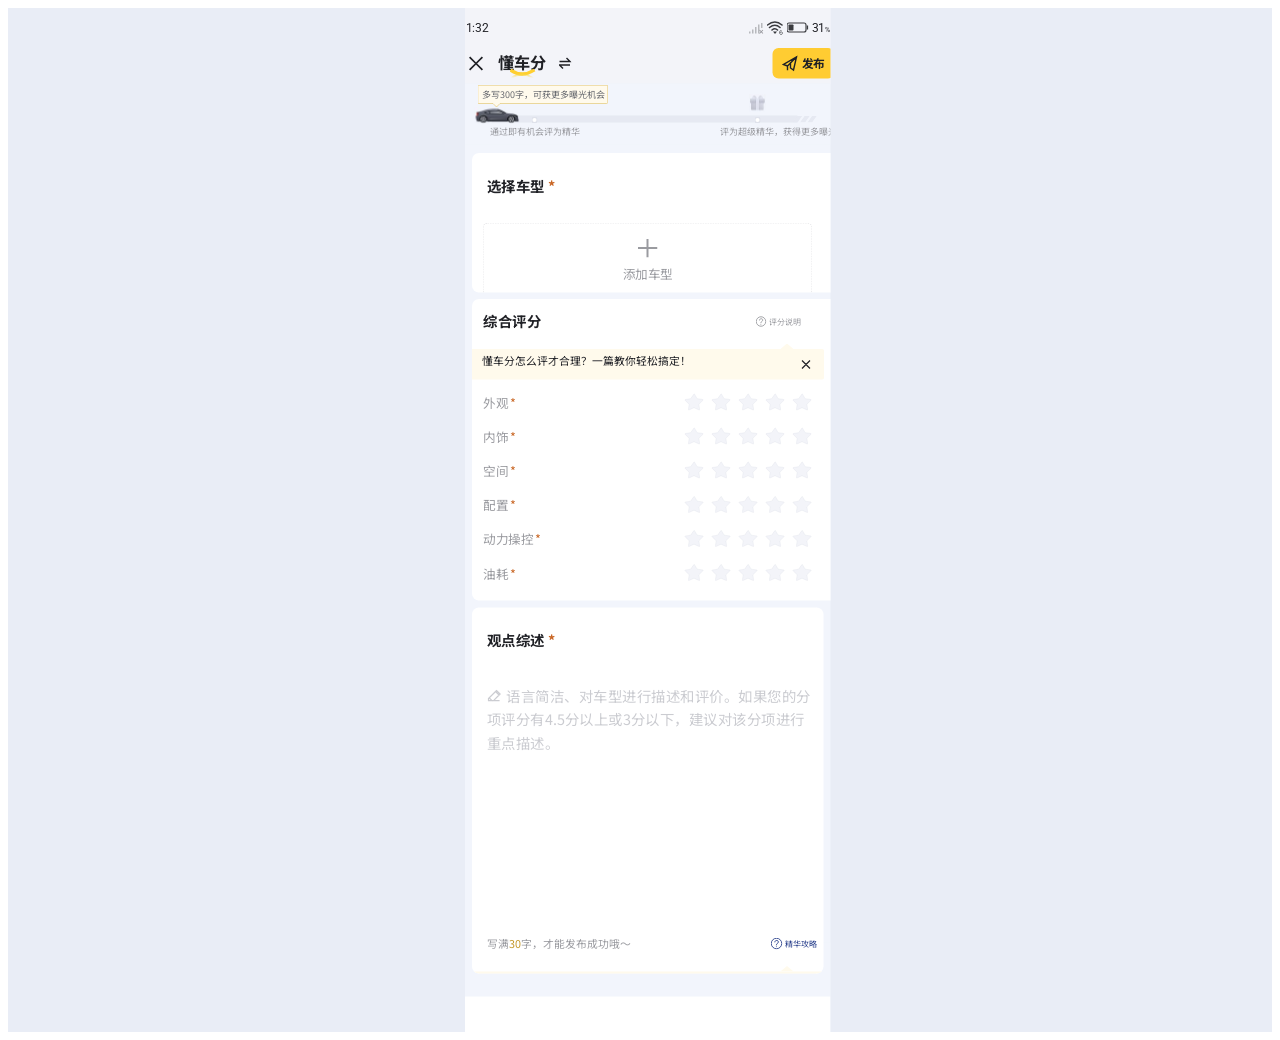
<file: index.html>
<!DOCTYPE html><html  lang="zh-CN"><head><meta charset="utf-8"><meta name="viewport" content="width=device-width, initial-scale=1, viewport-fit=cover"><title>懂车分</title><link rel="stylesheet" href="https://fonts.googleapis.com/css2?family=Noto+Sans+SC:wght@400;700&family=Roboto:wght@400&display=swap"><style>.dongchedi-page[data-v-82471abc]{--dcd-background:#f2f5fc;--dcd-header:#f3f4f9;--dcd-surface:#fff;--dcd-primary:#202126;--dcd-secondary:#9a9ba0;--dcd-required:#c96624;--dcd-yellow:#ffcc32;--dcd-tooltip:#fffaec;--dcd-track:#e6e9f2;--dcd-border:#cdcdd2;--dcd-placeholder:#cbccd1;--dcd-link:#2d438e;background:var(--dcd-background);color:var(--dcd-primary);display:flex;justify-content:flex-start;min-height:100vh;overflow-x:hidden}.dongchedi-shell[data-v-82471abc]{flex:0 0 auto;overflow:hidden;position:relative}.dongchedi-canvas[data-v-82471abc]{align-items:center;background:var(--dcd-background);color:var(--dcd-primary);display:flex;flex-direction:column;font-family:Noto Sans SC,sans-serif;font-weight:400;height:2048px;left:0;overflow:hidden;position:absolute;top:0;transform-origin:top left;width:731px}.dongchedi-canvas a[data-v-82471abc],.dongchedi-canvas button[data-v-82471abc],.dongchedi-canvas textarea[data-v-82471abc]{font:inherit}.dongchedi-canvas button[data-v-82471abc]{background:transparent;border:0;color:inherit;cursor:pointer;padding:0}.dongchedi-canvas img[data-v-82471abc]{display:block;max-width:none}.status-bar[data-v-82471abc]{align-items:center;background:var(--dcd-header);display:flex;flex:0 0 auto;font-family:Roboto,sans-serif;height:60px;padding:10px 37px 0 39px;width:731px}.status-bar__time[data-v-82471abc]{font-size:24px;font-weight:400;line-height:34px;white-space:nowrap}.status-bar__connection[data-v-82471abc]{align-items:center;display:flex;gap:6px;height:36px;margin-left:auto;width:165px}.status-bar__battery[data-v-82471abc]{font-size:24px;height:34px;line-height:34px;width:39px}.status-bar__battery small[data-v-82471abc]{font-size:13.2px}.top-nav[data-v-82471abc]{background:var(--dcd-header);flex:0 0 auto;height:81px;padding:0 14px 0 28px;width:731px}.top-nav[data-v-82471abc],.top-nav__identity[data-v-82471abc]{align-items:center;display:flex}.top-nav__identity[data-v-82471abc]{height:61px;width:206px}.top-nav__close[data-v-82471abc]{height:30px;width:30px}.top-nav__spacer[data-v-82471abc]{flex:0 0 auto;height:1px}.top-nav__spacer--first[data-v-82471abc]{width:27px}.top-nav__spacer--second[data-v-82471abc]{width:23px}.brand-mark[data-v-82471abc]{flex:0 0 auto;height:61px;position:relative;width:100px}.brand-mark strong[data-v-82471abc]{font-size:32.4px;font-weight:700;left:1.5px;line-height:46px;position:absolute;top:5px;white-space:nowrap}.brand-mark img[data-v-82471abc]{left:25px;position:absolute;top:42px}.top-nav__switch[data-v-82471abc]{height:25px;width:26px}.publish-button[data-v-82471abc]{align-items:center;background:var(--dcd-yellow)!important;border-radius:12px;display:flex;gap:6px;height:61px;justify-content:center;margin-left:auto;width:123px}.publish-button span[data-v-82471abc]{font-size:23.4px;font-weight:700;line-height:35px;white-space:nowrap}.progress-panel[data-v-82471abc]{background:var(--dcd-background);flex:0 0 auto;height:119px;padding-top:3px;position:relative;width:731px}.progress-panel__callout[data-v-82471abc]{height:46px;position:relative;width:731px}.progress-panel__callout img[data-v-82471abc]{left:25px;position:absolute;top:0}.progress-panel__callout span[data-v-82471abc]{color:#686a70;font-size:18px;left:33px;line-height:28px;position:absolute;top:4px;white-space:nowrap}.progress-panel__track-row[data-v-82471abc]{height:31px;position:relative;width:731px}.progress-panel__track[data-v-82471abc]{background:var(--dcd-track);height:14px;left:43px;position:absolute;top:15px;width:622px}.progress-panel__stripes[data-v-82471abc]{left:655px;position:absolute;top:15px}.progress-panel__step[data-v-82471abc]{position:absolute;top:18px}.progress-panel__step--one[data-v-82471abc]{left:133px}.progress-panel__step--two[data-v-82471abc]{left:579px}.progress-panel__car[data-v-82471abc]{left:19px;top:-1px}.progress-panel__car[data-v-82471abc],.progress-panel__gift[data-v-82471abc]{-o-object-fit:cover;object-fit:cover;position:absolute}.progress-panel__gift[data-v-82471abc]{left:568px;top:-27px}.progress-panel__labels[data-v-82471abc]{align-items:flex-start;display:flex;height:29px;padding:0 11px 0 49px;width:731px}.progress-panel__labels span[data-v-82471abc]{color:var(--dcd-secondary);font-size:18px;line-height:28px;white-space:nowrap}.progress-panel__labels span[data-v-82471abc]:last-child{margin-left:auto}.cards-spacer[data-v-82471abc]{flex:0 0 auto;height:17px;width:731px}.score-form[data-v-82471abc]{display:flex;flex:0 0 auto;flex-direction:column;height:1579px;width:703px}.score-card[data-v-82471abc]{background:var(--dcd-surface);border-radius:14px;flex:0 0 auto;overflow:hidden;position:relative;width:703px}.rating-card__heading h2[data-v-82471abc],.score-card__title[data-v-82471abc]{font-size:28.8px;font-style:normal;font-weight:700;line-height:43px;transform:translateY(-2px);white-space:nowrap}.rating-row__label em[data-v-82471abc],.score-card__title em[data-v-82471abc]{color:var(--dcd-required);font-style:normal}.vehicle-card[data-v-82471abc]{height:258px;padding:21px 23px 0 22px}.score-card__title--vehicle[data-v-82471abc]{height:43px;padding-left:7.2px;width:658px}.vehicle-card__spacer[data-v-82471abc]{height:28px;width:1px}.vehicle-selector[data-v-82471abc]{align-items:center;border:1.5px dashed var(--dcd-border)!important;border-radius:9px;display:flex;flex-direction:column;height:143px;padding-top:30px!important;width:658px}.vehicle-selector span[data-v-82471abc]{color:var(--dcd-secondary);font-size:25.2px;line-height:38px;margin-top:12px;white-space:nowrap}.card-gap[data-v-82471abc]{flex:0 0 auto;width:703px}.card-gap--vehicle[data-v-82471abc]{height:13px}.card-gap--rating[data-v-82471abc]{height:14px}.rating-card[data-v-82471abc]{height:583px;padding:20px 23px 0 22px}.rating-card__heading[data-v-82471abc]{align-items:center;display:flex;height:43px;padding-top:3px;width:658px}.help-link[data-v-82471abc]{align-items:center;color:inherit;display:flex;text-decoration:none}.help-link--rating[data-v-82471abc]{color:var(--dcd-secondary);font-size:21.6px;gap:5px;height:32px;line-height:32px;margin-left:auto;white-space:nowrap;width:113px}.rating-card__heading-gap[data-v-82471abc]{height:23px;width:1px}.tooltip[data-v-82471abc]{align-items:center;display:flex;flex-direction:column;height:72px;padding-top:11px;position:relative;width:658px}.tooltip__tail[data-v-82471abc]{left:595px;position:absolute;top:0}.tooltip__body[data-v-82471abc]{align-items:center;background:var(--dcd-tooltip);border-radius:3.6px;display:flex;height:61px;padding:0 26px 0 21.6px;width:658px}.tooltip__body>span[data-v-82471abc]{display:block;font-size:21.6px;height:61px;line-height:32px;padding-top:12.5px;white-space:nowrap}.tooltip__body button[data-v-82471abc]{height:20px;margin-left:auto;width:20px}.tooltip-placeholder[data-v-82471abc]{flex:0 0 auto;height:72px;width:658px}.rating-card__rows[data-v-82471abc]{display:flex;flex-direction:column;height:411.2px;padding-top:2px;width:658px}.rating-row[data-v-82471abc]{flex:0 0 auto;height:68.2px;padding-right:6px;width:658px}.rating-row[data-v-82471abc],.rating-row__label[data-v-82471abc]{align-items:center;display:flex}.rating-row__label[data-v-82471abc]{color:var(--dcd-secondary);font-size:25.2px;gap:2.4px;height:38px;line-height:38px;padding-bottom:3px;white-space:nowrap}.rating-row__label em[data-v-82471abc]{margin-left:2.4px}.rating-row__stars[data-v-82471abc]{align-items:flex-start;display:flex;gap:14px;height:40px;margin-left:auto;width:256px}.rating-row__stars button[data-v-82471abc]{flex:0 0 auto;height:40px;width:40px}.rating-row__stars img.is-selected[data-v-82471abc]{filter:brightness(0) saturate(100%) invert(79%) sepia(98%) saturate(708%) hue-rotate(342deg) brightness(102%) contrast(101%)}.review-card[data-v-82471abc]{height:711px;padding-top:21px}.score-card__title--review[data-v-82471abc]{height:43px;padding-left:29.2px;width:703px}.review-card__editor[data-v-82471abc]{height:495px;padding-top:44px;position:relative;width:703px}.review-card__editor textarea[data-v-82471abc]{background:transparent;border:0;color:var(--dcd-primary);height:451px;outline:0;overflow:hidden;padding:0;resize:none;z-index:1}.review-card__editor textarea[data-v-82471abc],.review-placeholder[data-v-82471abc]{font-size:28.8px;left:29.2px;line-height:43px;position:absolute;top:44px;width:650px}.review-placeholder[data-v-82471abc]{color:var(--dcd-placeholder);display:flex;flex-direction:column;gap:4px;height:139px;pointer-events:none;transform:translateY(-2px);z-index:2}.review-placeholder>span[data-v-82471abc]{white-space:nowrap}.review-placeholder__line[data-v-82471abc]{display:flex;height:43px;white-space:nowrap;width:650px}.review-placeholder__line--with-icon[data-v-82471abc]{gap:10.8px}.review-placeholder__pencil[data-v-82471abc]{flex:0 0 auto;height:43px;position:relative;width:28.8px}.review-placeholder__pencil img[data-v-82471abc]{left:0;position:absolute;top:9px}.review-card__meta[data-v-82471abc]{align-items:center;display:flex;height:43px;padding:0 23px 0 29.2px;width:703px}.review-card__meta>p[data-v-82471abc]{color:var(--dcd-secondary);font-size:21.6px;line-height:32px;white-space:nowrap}.review-card__meta>p span[data-v-82471abc]{color:#c39728}.review-card__validation[data-v-82471abc]{color:var(--dcd-required)!important}.help-link--review[data-v-82471abc]{color:var(--dcd-link);font-size:25.2px;gap:5.4px;height:38px;line-height:38px;margin-left:auto;white-space:nowrap;width:135px}.review-card__tip-area[data-v-82471abc]{height:94px;padding:23px 0 0 22px;width:703px}.tooltip--review[data-v-82471abc]{height:71px}.tooltip--review .tooltip__body>span[data-v-82471abc]{padding-top:11px}.bottom-background[data-v-82471abc]{background:var(--dcd-background);flex:0 0 auto;height:108px;width:731px}.bottom-system-area[data-v-82471abc]{background:var(--dcd-surface);flex:0 0 auto;height:84px;width:731px}@media(min-width:366px){.dongchedi-page[data-v-82471abc]{background:#e9edf6}}</style><link rel="preload" as="fetch" crossorigin="anonymous" href="/_payload.json?d6919621-bc5e-4e92-ae4f-3e9ddf9fd928"><link rel="modulepreload" as="script" crossorigin href="/_nuxt/BO6PGG7p.js"><link rel="modulepreload" as="script" crossorigin href="/_nuxt/DjXUqPA9.js"><link rel="modulepreload" as="script" crossorigin href="/_nuxt/CfqenVaJ.js"><script type="module" src="/_nuxt/BO6PGG7p.js" crossorigin></script></head><body><div id="__nuxt"><!--[--><div></div><main class="dongchedi-page" data-v-82471abc><div class="dongchedi-shell" style="width:365.5px;height:1024px;margin-left:0px;" data-v-82471abc><div class="dongchedi-canvas" style="transform:scale(0.5);" data-v-82471abc><header class="status-bar" aria-label="Device status" data-v-82471abc><span class="status-bar__time" data-v-82471abc>1:32</span><div class="status-bar__connection" aria-hidden="true" data-v-82471abc><img src="/images/dongchedi-score/status-cellular.svg" alt="" width="30" height="30" data-v-82471abc><img src="/images/dongchedi-score/status-wifi6.svg" alt="" width="34" height="30" data-v-82471abc><img src="/images/dongchedi-score/status-battery.svg" alt="" width="44" height="26" data-v-82471abc><span class="status-bar__battery" data-v-82471abc>31<small data-v-82471abc>%</small></span></div></header><nav class="top-nav" aria-label="Page navigation" data-v-82471abc><div class="top-nav__identity" data-v-82471abc><button class="icon-button top-nav__close" type="button" aria-label="关闭" data-v-82471abc><img src="/images/dongchedi-score/nav-close.svg" alt="" width="30" height="30" data-v-82471abc></button><div class="top-nav__spacer top-nav__spacer--first" data-v-82471abc></div><div class="brand-mark" aria-label="懂车分" data-v-82471abc><strong data-v-82471abc>懂车分</strong><img src="/images/dongchedi-score/brand-curve.svg" alt="" width="53" height="22" data-v-82471abc></div><div class="top-nav__spacer top-nav__spacer--second" data-v-82471abc></div><button class="icon-button top-nav__switch" type="button" aria-label="切换评分类型" data-v-82471abc><img src="/images/dongchedi-score/brand-switch-arrow.svg" alt="" width="26" height="25" data-v-82471abc></button></div><button class="publish-button" type="button" data-v-82471abc><img src="/images/dongchedi-score/publish-plane.svg" alt="" width="33" height="34" data-v-82471abc><span data-v-82471abc>发布</span></button></nav><section class="progress-panel" aria-label="发布进度" data-v-82471abc><div class="progress-panel__callout" data-v-82471abc><img src="/images/dongchedi-score/progress-callout.svg" alt="" width="261" height="45" data-v-82471abc><span data-v-82471abc>多写300字，可获更多曝光机会</span></div><div class="progress-panel__track-row" aria-hidden="true" data-v-82471abc><div class="progress-panel__track" data-v-82471abc></div><img class="progress-panel__stripes" src="/images/dongchedi-score/progress-stripes.svg" alt="" width="49" height="14" data-v-82471abc><img class="progress-panel__step progress-panel__step--one" src="/images/dongchedi-score/progress-step.svg" alt="" width="12" height="12" data-v-82471abc><img class="progress-panel__step progress-panel__step--two" src="/images/dongchedi-score/progress-step.svg" alt="" width="12" height="12" data-v-82471abc><img class="progress-panel__car" src="/images/dongchedi-score/progress-car.png" alt="" width="91" height="32" data-v-82471abc><img class="progress-panel__gift" src="/images/dongchedi-score/progress-gift.png" alt="" width="34" height="34" data-v-82471abc></div><div class="progress-panel__labels" data-v-82471abc><span data-v-82471abc>通过即有机会评为精华</span><span data-v-82471abc>评为超级精华，获得更多曝光机会</span></div></section><div class="cards-spacer" data-v-82471abc></div><form class="score-form" data-v-82471abc><section class="score-card vehicle-card" data-v-82471abc><h1 class="score-card__title score-card__title--vehicle" data-v-82471abc>选择车型 <em data-v-82471abc>*</em></h1><div class="vehicle-card__spacer" data-v-82471abc></div><button class="vehicle-selector" type="button" data-v-82471abc><img src="/images/dongchedi-score/vehicle-add.svg" alt="" width="40" height="38" data-v-82471abc><span data-v-82471abc>添加车型</span></button></section><div class="card-gap card-gap--vehicle" data-v-82471abc></div><section class="score-card rating-card" data-v-82471abc><div class="rating-card__heading" data-v-82471abc><h2 data-v-82471abc>综合评分</h2><a class="help-link help-link--rating" href="#rating-guide" data-v-82471abc><img src="/images/dongchedi-score/rating-help.svg" alt="" width="22" height="22" data-v-82471abc><span data-v-82471abc>评分说明</span></a></div><div class="rating-card__heading-gap" data-v-82471abc></div><div class="tooltip tooltip--rating" data-v-82471abc><img class="tooltip__tail" src="/images/dongchedi-score/tooltip-tail.svg" alt="" width="26" height="11" data-v-82471abc><div class="tooltip__body" data-v-82471abc><span data-v-82471abc>懂车分怎么评才合理？一篇教你轻松搞定！</span><button type="button" aria-label="关闭提示" data-v-82471abc><img src="/images/dongchedi-score/tooltip-close.svg" alt="" width="20" height="20" data-v-82471abc></button></div></div><div class="rating-card__rows" data-v-82471abc><!--[--><div class="rating-row" data-v-82471abc><span class="rating-row__label" data-v-82471abc>外观<em data-v-82471abc>*</em></span><div class="rating-row__stars" aria-label="外观评分" data-v-82471abc><!--[--><button type="button" aria-label="1分" aria-pressed="false" data-v-82471abc><img src="/images/dongchedi-score/rating-star-empty.svg" alt="" width="40" height="40" class="" data-v-82471abc></button><button type="button" aria-label="2分" aria-pressed="false" data-v-82471abc><img src="/images/dongchedi-score/rating-star-empty.svg" alt="" width="40" height="40" class="" data-v-82471abc></button><button type="button" aria-label="3分" aria-pressed="false" data-v-82471abc><img src="/images/dongchedi-score/rating-star-empty.svg" alt="" width="40" height="40" class="" data-v-82471abc></button><button type="button" aria-label="4分" aria-pressed="false" data-v-82471abc><img src="/images/dongchedi-score/rating-star-empty.svg" alt="" width="40" height="40" class="" data-v-82471abc></button><button type="button" aria-label="5分" aria-pressed="false" data-v-82471abc><img src="/images/dongchedi-score/rating-star-empty.svg" alt="" width="40" height="40" class="" data-v-82471abc></button><!--]--></div></div><div class="rating-row" data-v-82471abc><span class="rating-row__label" data-v-82471abc>内饰<em data-v-82471abc>*</em></span><div class="rating-row__stars" aria-label="内饰评分" data-v-82471abc><!--[--><button type="button" aria-label="1分" aria-pressed="false" data-v-82471abc><img src="/images/dongchedi-score/rating-star-empty.svg" alt="" width="40" height="40" class="" data-v-82471abc></button><button type="button" aria-label="2分" aria-pressed="false" data-v-82471abc><img src="/images/dongchedi-score/rating-star-empty.svg" alt="" width="40" height="40" class="" data-v-82471abc></button><button type="button" aria-label="3分" aria-pressed="false" data-v-82471abc><img src="/images/dongchedi-score/rating-star-empty.svg" alt="" width="40" height="40" class="" data-v-82471abc></button><button type="button" aria-label="4分" aria-pressed="false" data-v-82471abc><img src="/images/dongchedi-score/rating-star-empty.svg" alt="" width="40" height="40" class="" data-v-82471abc></button><button type="button" aria-label="5分" aria-pressed="false" data-v-82471abc><img src="/images/dongchedi-score/rating-star-empty.svg" alt="" width="40" height="40" class="" data-v-82471abc></button><!--]--></div></div><div class="rating-row" data-v-82471abc><span class="rating-row__label" data-v-82471abc>空间<em data-v-82471abc>*</em></span><div class="rating-row__stars" aria-label="空间评分" data-v-82471abc><!--[--><button type="button" aria-label="1分" aria-pressed="false" data-v-82471abc><img src="/images/dongchedi-score/rating-star-empty.svg" alt="" width="40" height="40" class="" data-v-82471abc></button><button type="button" aria-label="2分" aria-pressed="false" data-v-82471abc><img src="/images/dongchedi-score/rating-star-empty.svg" alt="" width="40" height="40" class="" data-v-82471abc></button><button type="button" aria-label="3分" aria-pressed="false" data-v-82471abc><img src="/images/dongchedi-score/rating-star-empty.svg" alt="" width="40" height="40" class="" data-v-82471abc></button><button type="button" aria-label="4分" aria-pressed="false" data-v-82471abc><img src="/images/dongchedi-score/rating-star-empty.svg" alt="" width="40" height="40" class="" data-v-82471abc></button><button type="button" aria-label="5分" aria-pressed="false" data-v-82471abc><img src="/images/dongchedi-score/rating-star-empty.svg" alt="" width="40" height="40" class="" data-v-82471abc></button><!--]--></div></div><div class="rating-row" data-v-82471abc><span class="rating-row__label" data-v-82471abc>配置<em data-v-82471abc>*</em></span><div class="rating-row__stars" aria-label="配置评分" data-v-82471abc><!--[--><button type="button" aria-label="1分" aria-pressed="false" data-v-82471abc><img src="/images/dongchedi-score/rating-star-empty.svg" alt="" width="40" height="40" class="" data-v-82471abc></button><button type="button" aria-label="2分" aria-pressed="false" data-v-82471abc><img src="/images/dongchedi-score/rating-star-empty.svg" alt="" width="40" height="40" class="" data-v-82471abc></button><button type="button" aria-label="3分" aria-pressed="false" data-v-82471abc><img src="/images/dongchedi-score/rating-star-empty.svg" alt="" width="40" height="40" class="" data-v-82471abc></button><button type="button" aria-label="4分" aria-pressed="false" data-v-82471abc><img src="/images/dongchedi-score/rating-star-empty.svg" alt="" width="40" height="40" class="" data-v-82471abc></button><button type="button" aria-label="5分" aria-pressed="false" data-v-82471abc><img src="/images/dongchedi-score/rating-star-empty.svg" alt="" width="40" height="40" class="" data-v-82471abc></button><!--]--></div></div><div class="rating-row" data-v-82471abc><span class="rating-row__label" data-v-82471abc>动力操控<em data-v-82471abc>*</em></span><div class="rating-row__stars" aria-label="动力操控评分" data-v-82471abc><!--[--><button type="button" aria-label="1分" aria-pressed="false" data-v-82471abc><img src="/images/dongchedi-score/rating-star-empty.svg" alt="" width="40" height="40" class="" data-v-82471abc></button><button type="button" aria-label="2分" aria-pressed="false" data-v-82471abc><img src="/images/dongchedi-score/rating-star-empty.svg" alt="" width="40" height="40" class="" data-v-82471abc></button><button type="button" aria-label="3分" aria-pressed="false" data-v-82471abc><img src="/images/dongchedi-score/rating-star-empty.svg" alt="" width="40" height="40" class="" data-v-82471abc></button><button type="button" aria-label="4分" aria-pressed="false" data-v-82471abc><img src="/images/dongchedi-score/rating-star-empty.svg" alt="" width="40" height="40" class="" data-v-82471abc></button><button type="button" aria-label="5分" aria-pressed="false" data-v-82471abc><img src="/images/dongchedi-score/rating-star-empty.svg" alt="" width="40" height="40" class="" data-v-82471abc></button><!--]--></div></div><div class="rating-row" data-v-82471abc><span class="rating-row__label" data-v-82471abc>油耗<em data-v-82471abc>*</em></span><div class="rating-row__stars" aria-label="油耗评分" data-v-82471abc><!--[--><button type="button" aria-label="1分" aria-pressed="false" data-v-82471abc><img src="/images/dongchedi-score/rating-star-empty.svg" alt="" width="40" height="40" class="" data-v-82471abc></button><button type="button" aria-label="2分" aria-pressed="false" data-v-82471abc><img src="/images/dongchedi-score/rating-star-empty.svg" alt="" width="40" height="40" class="" data-v-82471abc></button><button type="button" aria-label="3分" aria-pressed="false" data-v-82471abc><img src="/images/dongchedi-score/rating-star-empty.svg" alt="" width="40" height="40" class="" data-v-82471abc></button><button type="button" aria-label="4分" aria-pressed="false" data-v-82471abc><img src="/images/dongchedi-score/rating-star-empty.svg" alt="" width="40" height="40" class="" data-v-82471abc></button><button type="button" aria-label="5分" aria-pressed="false" data-v-82471abc><img src="/images/dongchedi-score/rating-star-empty.svg" alt="" width="40" height="40" class="" data-v-82471abc></button><!--]--></div></div><!--]--></div></section><div class="card-gap card-gap--rating" data-v-82471abc></div><section class="score-card review-card" data-v-82471abc><h2 class="score-card__title score-card__title--review" data-v-82471abc>观点综述 <em data-v-82471abc>*</em></h2><div class="review-card__editor" data-v-82471abc><textarea maxlength="3000" aria-label="观点综述" data-v-82471abc></textarea><div class="review-placeholder" aria-hidden="true" data-v-82471abc><div class="review-placeholder__line review-placeholder__line--with-icon" data-v-82471abc><span class="review-placeholder__pencil" data-v-82471abc><img src="/images/dongchedi-score/review-pencil.svg" alt="" width="28.8" height="28.8" data-v-82471abc></span><span data-v-82471abc>语言简洁、对车型进行描述和评价。如果您的分</span></div><span data-v-82471abc>项评分有4.5分以上或3分以下，建议对该分项进行</span><span data-v-82471abc>重点描述。</span></div></div><div class="review-card__meta" data-v-82471abc><p data-v-82471abc> 写满<span data-v-82471abc>30</span>字，才能发布成功哦～ </p><a class="help-link help-link--review" href="#featured-guide" data-v-82471abc><img src="/images/dongchedi-score/review-help.svg" alt="" width="24" height="24" data-v-82471abc><span data-v-82471abc>精华攻略</span></a></div><div class="review-card__tip-area" data-v-82471abc><div class="tooltip tooltip--review" data-v-82471abc><img class="tooltip__tail" src="/images/dongchedi-score/tooltip-tail.svg" alt="" width="26" height="11" data-v-82471abc><div class="tooltip__body" data-v-82471abc><span data-v-82471abc>看精华攻略，写精华懂车分，轻松赚取上万积分！</span><button type="button" aria-label="关闭提示" data-v-82471abc><img src="/images/dongchedi-score/tooltip-close.svg" alt="" width="20" height="20" data-v-82471abc></button></div></div></div></section></form><div class="bottom-background" data-v-82471abc></div><div class="bottom-system-area" data-v-82471abc></div></div></div></main><!--]--></div><div id="teleports"></div><script>window.__NUXT__={};window.__NUXT__.config={public:{},app:{baseURL:"/",buildId:"d6919621-bc5e-4e92-ae4f-3e9ddf9fd928",buildAssetsDir:"/_nuxt/",cdnURL:""}}</script><script type="application/json" data-nuxt-data="nuxt-app" data-ssr="true" id="__NUXT_DATA__" data-src="/_payload.json?d6919621-bc5e-4e92-ae4f-3e9ddf9fd928">[{"state":1,"once":3,"_errors":4,"serverRendered":6,"path":7,"prerenderedAt":8},["Reactive",2],{},["Set"],["ShallowReactive",5],{},true,"\u002F",1792304035101]</script></body></html>
</file>
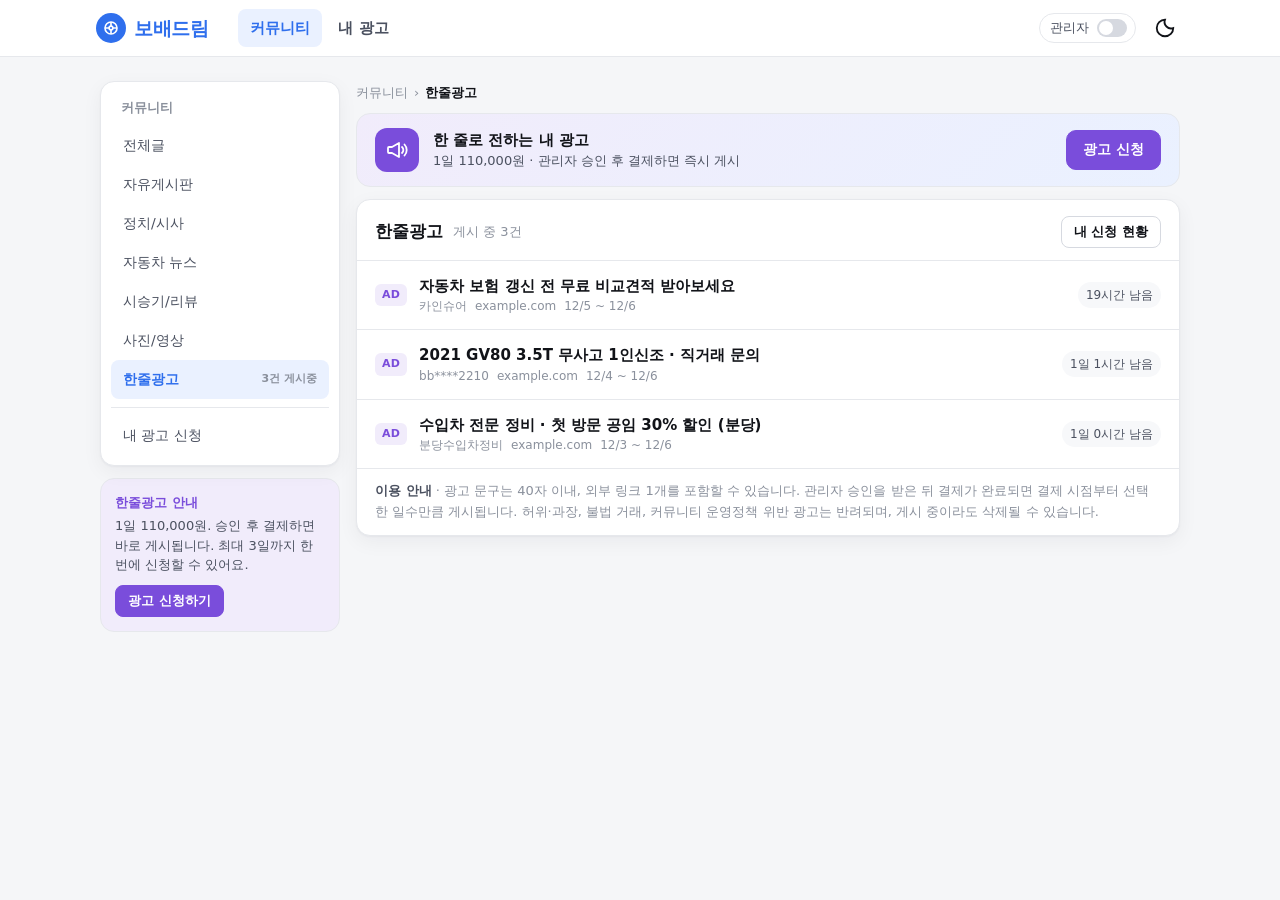
<file: ad/index.html>
<!DOCTYPE html>
<html lang="ko">
<head>
<meta charset="utf-8">
<meta name="viewport" content="width=device-width, initial-scale=1, viewport-fit=cover">
<meta name="robots" content="noindex, nofollow">
<title>커뮤니티 한줄광고</title>
<meta name="description" content="보배드림 커뮤니티 한줄광고: 광고 신청, 관리자 승인, 결제 후 광고 게시까지의 흐름">
<link rel="canonical" href="https://bobae-art.github.io/ad/">
<style>
  :root {
    color-scheme: light;
    --page: #f5f6f8; --surface: #ffffff; --surface-2: #f7f8fa;
    --ink: #111318; --ink-2: #4b5160; --muted: #8a909c;
    --line: #e6e8ec; --line-2: #d6d9e0;
    --brand: #2f6fed; --brand-solid: #2f6fed; --brand-ink: #ffffff; --brand-soft: #eaf1ff;
    --good: #16833a; --good-soft: #e7f6ec;
    --warn: #b96a00; --warn-soft: #fff4e0;
    --bad: #c9352b; --bad-soft: #fdecea;
    --info: #2f6fed; --info-soft: #eaf1ff;
    --ad: #7a4ddb; --ad-solid: #7a4ddb; --ad-soft: #f1ecfb;
    --shadow: 0 1px 2px rgba(16,24,40,.04), 0 6px 20px rgba(16,24,40,.05);
    --radius: 14px;
  }
  @media (prefers-color-scheme: dark) {
    :root:not([data-theme="light"]) {
      color-scheme: dark;
      --page: #0f1115; --surface: #171a21; --surface-2: #1e222b;
      --ink: #eef0f4; --ink-2: #c0c5d0; --muted: #868c99;
      --line: #262a34; --line-2: #343946;
      --brand: #4f86f5; --brand-soft: #1b2740;
      --good: #4cc26e; --good-soft: #15291c;
      --warn: #f0a940; --warn-soft: #2f2410;
      --bad: #ef6a60; --bad-soft: #341a18;
      --info: #4f86f5; --info-soft: #1b2740;
      --ad: #a98af0; --ad-soft: #241c3a;
      --shadow: none;
    }
  }
  :root[data-theme="dark"] {
    color-scheme: dark;
    --page: #0f1115; --surface: #171a21; --surface-2: #1e222b;
    --ink: #eef0f4; --ink-2: #c0c5d0; --muted: #868c99;
    --line: #262a34; --line-2: #343946;
    --brand: #4f86f5; --brand-soft: #1b2740;
    --good: #4cc26e; --good-soft: #15291c;
    --warn: #f0a940; --warn-soft: #2f2410;
    --bad: #ef6a60; --bad-soft: #341a18;
    --info: #4f86f5; --info-soft: #1b2740;
    --ad: #a98af0; --ad-soft: #241c3a;
    --shadow: none;
  }
  * { box-sizing: border-box; }
  html, body { margin: 0; }
  body {
    background: var(--page); color: var(--ink);
    font-family: system-ui, -apple-system, "Apple SD Gothic Neo", "Segoe UI", "Malgun Gothic", "Noto Sans KR", sans-serif;
    font-size: 15px; line-height: 1.5; -webkit-font-smoothing: antialiased;
    padding-bottom: calc(64px + env(safe-area-inset-bottom));
  }
  a { color: inherit; text-decoration: none; }
  button, input, select, textarea { font: inherit; color: inherit; }
  button { cursor: pointer; }
  .hidden { display: none !important; }
  .sr { position: absolute; width: 1px; height: 1px; overflow: hidden; clip: rect(0 0 0 0); }

  /* top bar */
  .top { position: sticky; top: 0; z-index: 30; background: var(--surface); border-bottom: 1px solid var(--line); }
  .top-in { max-width: 1120px; margin: 0 auto; padding: 0 16px; height: 56px; display: flex; align-items: center; gap: 10px; }
  .logo { display: flex; align-items: center; gap: 8px; font-weight: 800; font-size: 19px; color: var(--brand); letter-spacing: -0.02em; }
  .logo .mark { width: 30px; height: 30px; border-radius: 50%; background: var(--brand-solid); color: #fff; display: grid; place-items: center; }
  .logo .mark svg { width: 18px; height: 18px; }
  .top .sp { flex: 1; }
  .pcnav { display: none; gap: 4px; margin-left: 20px; }
  .pcnav a { padding: 8px 12px; border-radius: 8px; color: var(--ink-2); font-weight: 600; }
  .pcnav a.on, .pcnav a:hover { color: var(--brand); background: var(--brand-soft); }
  .ibtn { width: 38px; height: 38px; border-radius: 10px; border: 0; background: transparent; display: grid; place-items: center; color: var(--ink); }
  .ibtn:hover { background: var(--surface-2); }
  .ibtn svg { width: 22px; height: 22px; }
  .adm { display: flex; align-items: center; gap: 8px; font-size: 13px; color: var(--ink-2); padding: 4px 8px 4px 10px; border: 1px solid var(--line); border-radius: 999px; background: var(--surface); cursor: pointer; user-select: none; }
  .adm.on { border-color: var(--ad); color: var(--ad); background: var(--ad-soft); }
  .sw { width: 30px; height: 18px; border-radius: 999px; background: var(--line-2); position: relative; transition: .15s; }
  .sw::after { content: ""; position: absolute; top: 2px; left: 2px; width: 14px; height: 14px; border-radius: 50%; background: #fff; transition: .15s; }
  .adm.on .sw { background: var(--ad); }
  .adm.on .sw::after { left: 14px; }
  .badge-n { min-width: 18px; height: 18px; padding: 0 5px; border-radius: 999px; background: var(--bad); color: #fff; font-size: 11px; font-weight: 700; display: inline-grid; place-items: center; }

  /* layout */
  .wrap { max-width: 1120px; margin: 0 auto; padding: 16px; display: grid; grid-template-columns: 1fr; gap: 16px; }
  .side { display: none; }
  .main { min-width: 0; }
  .crumb { font-size: 13px; color: var(--muted); margin: 2px 0 10px; display: flex; gap: 6px; align-items: center; flex-wrap: wrap; }
  .crumb b { color: var(--ink); font-weight: 600; }
  .cats { display: flex; gap: 8px; overflow-x: auto; padding-bottom: 6px; margin-bottom: 10px; scrollbar-width: none; }
  .cats::-webkit-scrollbar { display: none; }
  .cats a { white-space: nowrap; padding: 7px 13px; border-radius: 999px; border: 1px solid var(--line); background: var(--surface); font-size: 13px; color: var(--ink-2); }
  .cats a.on { background: var(--ink); color: var(--surface); border-color: var(--ink); font-weight: 600; }

  .card { background: var(--surface); border: 1px solid var(--line); border-radius: var(--radius); box-shadow: var(--shadow); }
  .card + .card { margin-top: 12px; }
  .card-h { padding: 16px 18px 12px; display: flex; align-items: center; gap: 10px; border-bottom: 1px solid var(--line); flex-wrap: wrap; }
  .card-h h1, .card-h h2 { margin: 0; font-size: 17px; font-weight: 700; }
  .card-h .hint { color: var(--muted); font-size: 13px; }
  .card-h .r { margin-left: auto; display: flex; gap: 8px; align-items: center; }
  .card-b { padding: 16px 18px; }

  .btn { display: inline-flex; align-items: center; justify-content: center; gap: 6px; height: 40px; padding: 0 16px; border-radius: 10px; border: 1px solid var(--line-2); background: var(--surface); font-weight: 600; font-size: 14px; white-space: nowrap; }
  .btn:hover { background: var(--surface-2); }
  .btn.pri { background: var(--brand-solid); border-color: var(--brand-solid); color: var(--brand-ink); }
  .btn.pri:hover { filter: none; box-shadow: 0 2px 8px rgba(47,111,237,.28); }
  .btn.ad { background: var(--ad-solid); border-color: var(--ad-solid); color: #fff; }
  .btn.danger { color: var(--bad); border-color: var(--bad); background: transparent; }
  .btn.danger:hover { background: var(--bad-soft); }
  .btn.sm { height: 32px; padding: 0 12px; font-size: 13px; border-radius: 8px; }
  .btn.lg { height: 52px; font-size: 16px; border-radius: 12px; width: 100%; }
  .btn.ghost { border-color: transparent; background: transparent; color: var(--ink-2); }
  .btn:disabled { opacity: .5; cursor: not-allowed; }

  /* ad list */
  .intro { display: flex; gap: 14px; align-items: center; padding: 14px 18px; background: linear-gradient(135deg, var(--ad-soft), var(--brand-soft)); border-radius: var(--radius); border: 1px solid var(--line); margin-bottom: 12px; }
  .intro .ic { width: 44px; height: 44px; border-radius: 12px; background: var(--ad-solid); color: #fff; display: grid; place-items: center; flex: none; }
  .intro .ic svg { width: 24px; height: 24px; }
  .intro .t { font-weight: 700; }
  .intro .d { font-size: 13px; color: var(--ink-2); }
  .intro .btn { margin-left: auto; flex: none; }
  .adlist { list-style: none; margin: 0; padding: 0; }
  .adlist li { display: flex; align-items: center; gap: 12px; padding: 14px 18px; border-bottom: 1px solid var(--line); }
  .adlist li:last-child { border-bottom: 0; }
  .adlist .tag { flex: none; font-size: 11px; font-weight: 700; padding: 3px 7px; border-radius: 6px; background: var(--ad-soft); color: var(--ad); letter-spacing: .02em; }
  .adlist .txt { min-width: 0; flex: 1; }
  .adlist .txt a { display: block; font-weight: 600; overflow: hidden; text-overflow: ellipsis; white-space: nowrap; }
  .adlist .txt a:hover { color: var(--brand); text-decoration: underline; }
  .adlist .meta { font-size: 12px; color: var(--muted); display: flex; gap: 8px; flex-wrap: wrap; }
  .adlist .left { flex: none; font-size: 12px; color: var(--ink-2); background: var(--surface-2); padding: 4px 8px; border-radius: 999px; white-space: nowrap; }
  .empty { padding: 40px 16px; text-align: center; color: var(--muted); font-size: 14px; }
  .empty svg { width: 40px; height: 40px; margin-bottom: 8px; opacity: .5; }
  .notice { font-size: 13px; color: var(--muted); padding: 12px 18px; border-top: 1px solid var(--line); line-height: 1.6; }
  .notice b { color: var(--ink-2); }

  /* forms */
  .f { display: grid; gap: 16px; }
  .f label.l { display: block; font-size: 13px; font-weight: 600; color: var(--ink-2); margin-bottom: 6px; }
  .f label.l .req { color: var(--bad); margin-left: 2px; }
  .f label.l .opt { color: var(--muted); font-weight: 400; margin-left: 4px; }
  .in, .f select, .f textarea { width: 100%; height: 46px; padding: 0 14px; border-radius: 10px; border: 1px solid var(--line-2); background: var(--surface); outline: none; font-size: 15px; }
  .f textarea { height: auto; padding: 12px 14px; resize: vertical; min-height: 92px; }
  .in:focus, .f select:focus, .f textarea:focus { border-color: var(--brand); box-shadow: 0 0 0 3px var(--brand-soft); }
  .in.err { border-color: var(--bad); }
  .help { font-size: 12px; color: var(--muted); margin-top: 6px; display: flex; justify-content: space-between; gap: 8px; }
  .help .e { color: var(--bad); }
  .row2 { display: grid; grid-template-columns: 1fr; gap: 16px; }
  .preview { padding: 12px 14px; border-radius: 10px; background: var(--surface-2); border: 1px dashed var(--line-2); }
  .preview .pl { font-size: 12px; color: var(--muted); margin-bottom: 6px; }
  .preview .adlist li { padding: 8px 0; border: 0; }

  .period { display: grid; grid-template-columns: 1fr 1fr; gap: 10px; align-items: center; }
  .pricebox { background: var(--surface-2); border-radius: 12px; padding: 14px 16px; }
  .pricebox .r { display: flex; justify-content: space-between; font-size: 14px; color: var(--ink-2); padding: 3px 0; }
  .pricebox .r.total { border-top: 1px solid var(--line-2); margin-top: 8px; padding-top: 10px; color: var(--ink); font-weight: 700; font-size: 17px; }
  .pricebox .r.total b { color: var(--brand); font-size: 20px; }
  .chk { display: flex; gap: 10px; align-items: flex-start; font-size: 14px; color: var(--ink-2); }
  .chk input { width: 20px; height: 20px; margin: 2px 0 0; accent-color: var(--brand); flex: none; }
  .steps { display: grid; grid-template-columns: repeat(4, 1fr); gap: 6px; margin-bottom: 14px; }
  .steps div { font-size: 12px; text-align: center; color: var(--muted); padding: 8px 4px; border-radius: 8px; background: var(--surface-2); position: relative; }
  .steps div b { display: block; font-size: 13px; color: var(--ink-2); }
  .steps div.on { background: var(--brand-soft); color: var(--brand); }
  .steps div.on b { color: var(--brand); }
  .steps div.done { background: var(--good-soft); }
  .steps div.done b { color: var(--good); }

  /* status chips */
  .chip { display: inline-flex; align-items: center; gap: 5px; font-size: 12px; font-weight: 600; padding: 3px 9px; border-radius: 999px; white-space: nowrap; }
  .chip::before { content: ""; width: 7px; height: 7px; border-radius: 50%; background: currentColor; }
  .chip.pending { background: var(--warn-soft); color: var(--warn); }
  .chip.approved { background: var(--info-soft); color: var(--info); }
  .chip.active { background: var(--good-soft); color: var(--good); }
  .chip.rejected { background: var(--bad-soft); color: var(--bad); }
  .chip.ended { background: var(--surface-2); color: var(--muted); }
  .chip.expired { background: var(--surface-2); color: var(--muted); }

  /* my list / admin list */
  .items { list-style: none; margin: 0; padding: 0; }
  .items li { padding: 14px 18px; border-bottom: 1px solid var(--line); display: grid; gap: 8px; }
  .items li:last-child { border-bottom: 0; }
  .items .hd { display: flex; align-items: center; gap: 8px; flex-wrap: wrap; }
  .items .hd .id { font-size: 12px; color: var(--muted); font-variant-numeric: tabular-nums; }
  .items .tx { font-weight: 600; word-break: break-all; }
  .items .tx a { color: var(--brand); font-weight: 400; font-size: 13px; display: block; overflow: hidden; text-overflow: ellipsis; white-space: nowrap; }
  .items .mt { font-size: 12px; color: var(--muted); display: flex; gap: 6px 12px; flex-wrap: wrap; }
  .items .acts { display: flex; gap: 8px; flex-wrap: wrap; }
  .items .reason { font-size: 13px; color: var(--bad); background: var(--bad-soft); padding: 8px 10px; border-radius: 8px; }
  .items .paycta { display: flex; align-items: center; gap: 10px; background: var(--brand-soft); padding: 10px 12px; border-radius: 10px; font-size: 13px; color: var(--ink-2); flex-wrap: wrap; }
  .items .paycta b { color: var(--ink); }
  .items .paycta .btn { margin-left: auto; }
  .tabs { display: flex; gap: 2px; padding: 8px 10px 0; border-bottom: 1px solid var(--line); overflow-x: auto; }
  .tabs button { border: 0; background: transparent; padding: 10px 12px; font-size: 14px; color: var(--muted); border-bottom: 2px solid transparent; margin-bottom: -1px; white-space: nowrap; font-weight: 600; display: inline-flex; gap: 6px; align-items: center; }
  .tabs button.on { color: var(--ink); border-color: var(--ink); }
  .tabs .cnt { font-size: 11px; background: var(--surface-2); color: var(--ink-2); padding: 1px 6px; border-radius: 999px; }
  .tabs button.on .cnt { background: var(--ink); color: var(--surface); }
  .stats { display: grid; grid-template-columns: repeat(2, 1fr); gap: 10px; margin-bottom: 12px; }
  .stat { background: var(--surface); border: 1px solid var(--line); border-radius: 12px; padding: 12px 14px; }
  .stat .k { font-size: 12px; color: var(--muted); }
  .stat .v { font-size: 22px; font-weight: 800; letter-spacing: -0.01em; }
  .stat .v small { font-size: 13px; font-weight: 500; color: var(--ink-2); margin-left: 2px; }

  /* payment */
  .pay-sum { display: grid; gap: 8px; }
  .pay-sum .r { display: flex; justify-content: space-between; gap: 12px; font-size: 14px; }
  .pay-sum .r span:first-child { color: var(--muted); flex: none; }
  .pay-sum .r span:last-child { text-align: right; word-break: break-all; }
  .methods { display: grid; grid-template-columns: 1fr; gap: 8px; }
  .methods label { display: flex; align-items: center; gap: 12px; padding: 12px 14px; border: 1px solid var(--line-2); border-radius: 10px; cursor: pointer; }
  .methods label:has(input:checked) { border-color: var(--brand); background: var(--brand-soft); }
  .methods input { width: 18px; height: 18px; accent-color: var(--brand); }
  .methods .mi { width: 32px; height: 32px; border-radius: 8px; background: var(--surface-2); display: grid; place-items: center; color: var(--ink-2); flex: none; }
  .methods .mi svg { width: 18px; height: 18px; }
  .methods .mn { font-weight: 600; }
  .methods .md { font-size: 12px; color: var(--muted); }
  .done { text-align: center; padding: 28px 16px; }
  .done .ok { width: 64px; height: 64px; border-radius: 50%; background: var(--good-soft); color: var(--good); display: grid; place-items: center; margin: 0 auto 14px; }
  .done .ok svg { width: 32px; height: 32px; }
  .done h2 { margin: 0 0 6px; font-size: 20px; }
  .done p { margin: 0 0 18px; color: var(--ink-2); font-size: 14px; }
  .done .btns { display: grid; gap: 8px; max-width: 360px; margin: 0 auto; }

  /* modal & toast */
  .modal-bg { position: fixed; inset: 0; background: rgba(0,0,0,.45); z-index: 50; display: none; align-items: flex-end; justify-content: center; padding: 0; }
  .modal-bg.on { display: flex; }
  .modal { background: var(--surface); width: 100%; max-width: 480px; border-radius: 18px 18px 0 0; padding: 20px 20px calc(20px + env(safe-area-inset-bottom)); outline: 0; }
  .modal h3 { margin: 0 0 10px; font-size: 17px; }
  .modal p { margin: 0 0 12px; color: var(--ink-2); font-size: 14px; }
  .modal .mb { display: flex; gap: 8px; margin-top: 14px; }
  .modal .mb .btn { flex: 1; }
  .toast { position: fixed; left: 50%; bottom: calc(80px + env(safe-area-inset-bottom)); transform: translateX(-50%) translateY(10px); background: var(--ink); color: var(--surface); padding: 10px 16px; border-radius: 10px; font-size: 14px; z-index: 60; opacity: 0; transition: .2s; pointer-events: none; max-width: calc(100% - 32px); }
  .toast.on { opacity: 1; transform: translateX(-50%) translateY(0); }

  /* bottom nav (mobile) */
  .bnav { position: fixed; left: 0; right: 0; bottom: 0; z-index: 30; background: var(--surface); border-top: 1px solid var(--line); display: grid; grid-template-columns: repeat(5, 1fr); padding-bottom: env(safe-area-inset-bottom); }
  .bnav a { display: flex; flex-direction: column; align-items: center; gap: 2px; padding: 8px 0 6px; font-size: 11px; color: var(--muted); }
  .bnav a svg { width: 24px; height: 24px; }
  .bnav a.on { color: var(--ink); font-weight: 600; }
  .bnav a.fab { position: relative; }
  .bnav a.fab .c { width: 48px; height: 48px; border-radius: 50%; background: var(--brand-solid); color: #fff; display: grid; place-items: center; margin-top: -22px; box-shadow: 0 4px 12px rgba(47,111,237,.35); }
  .bnav a.fab .c svg { width: 26px; height: 26px; }
  .bnav a.fab span.lb { background: var(--brand-solid); color: #fff; padding: 1px 8px; border-radius: 999px; font-size: 10px; }

  .side .box { background: var(--surface); border: 1px solid var(--line); border-radius: var(--radius); padding: 10px; box-shadow: var(--shadow); position: sticky; top: 72px; }
  .side .box h3 { font-size: 13px; color: var(--muted); margin: 6px 10px 8px; font-weight: 600; }
  .side .box a { display: flex; align-items: center; justify-content: space-between; padding: 9px 12px; border-radius: 8px; color: var(--ink-2); font-size: 14px; }
  .side .box a:hover { background: var(--surface-2); }
  .side .box a.on { background: var(--brand-soft); color: var(--brand); font-weight: 700; }
  .side .box a .n { font-size: 11px; color: var(--muted); }
  .side .box hr { border: 0; border-top: 1px solid var(--line); margin: 8px 0; }
  .side .adbox { margin-top: 12px; background: var(--ad-soft); border: 1px solid var(--line); border-radius: var(--radius); padding: 14px; font-size: 13px; color: var(--ink-2); }
  .side .adbox b { display: block; color: var(--ad); margin-bottom: 4px; }

  @media (max-width: 767px) {
    .adlist li { align-items: flex-start; }
    .adlist .txt a { white-space: normal; display: -webkit-box; -webkit-line-clamp: 2; -webkit-box-orient: vertical; line-height: 1.35; }
    .adlist .left { margin-top: 2px; }
    .period { grid-template-columns: 1fr; }
    .pay-sum .r { flex-direction: column; gap: 2px; }
    .pay-sum .r span:last-child { text-align: left; }
  }
  @media (min-width: 768px) {
    body { padding-bottom: 32px; }
    .bnav { display: none; }
    .pcnav { display: flex; }
    .wrap { grid-template-columns: 220px 1fr; padding: 24px 20px; }
    .side { display: block; }
    .cats { display: none; }
    .row2 { grid-template-columns: 1fr 1fr; }
    .methods { grid-template-columns: repeat(3, 1fr); }
    .stats { grid-template-columns: repeat(4, 1fr); }
    .modal-bg { align-items: center; padding: 20px; }
    .modal { border-radius: 18px; padding: 24px; }
    .toast { bottom: 32px; }
    .btn.lg { width: auto; min-width: 240px; }
    .lgwrap { display: flex; justify-content: flex-end; }
  }
  @media (min-width: 1024px) { .wrap { grid-template-columns: 240px 1fr; } }
</style>
</head>
<body>
<header class="top">
  <div class="top-in">
    <a class="logo" href="#/"><span class="mark"><svg viewBox="0 0 24 24" fill="none" stroke="currentColor" stroke-width="2.2"><circle cx="12" cy="12" r="8"/><circle cx="12" cy="12" r="2.5"/><path d="M12 4v5.5M12 14.5V20M4 12h5.5M14.5 12H20"/></svg></span>보배드림</a>
    <nav class="pcnav" id="pcnav">
      <a href="#/" data-nav="home">커뮤니티</a>
      <a href="#/my" data-nav="my">내 광고</a>
      <a href="#/admin" data-nav="admin" id="pcAdminLink" class="hidden">관리자</a>
    </nav>
    <span class="sp"></span>
    <button class="adm" id="admToggle" type="button" title="관리자 역할로 전환 (데모)"><span>관리자</span><span class="sw"></span></button>
    <button class="ibtn" id="themeBtn" type="button" aria-label="테마 전환"><svg viewBox="0 0 24 24" fill="none" stroke="currentColor" stroke-width="2" stroke-linecap="round"><path d="M12 3a9 9 0 1 0 9 9 7 7 0 0 1-9-9z"/></svg></button>
  </div>
</header>

<div class="wrap">
  <aside class="side">
    <div class="box">
      <h3>커뮤니티</h3>
      <a href="#/">전체글</a>
      <a href="#/">자유게시판</a>
      <a href="#/">정치/시사</a>
      <a href="#/">자동차 뉴스</a>
      <a href="#/">시승기/리뷰</a>
      <a href="#/">사진/영상</a>
      <a href="#/" class="on" id="sideAd">한줄광고 <span class="n" id="sideAdCount"></span></a>
      <hr>
      <a href="#/my" id="sideMy">내 광고 신청</a>
      <a href="#/admin" id="sideAdmin" class="hidden">광고 승인 관리 <span class="n" id="sideAdminCount"></span></a>
    </div>
    <div class="adbox"><b>한줄광고 안내</b>1일 110,000원. 승인 후 결제하면 바로 게시됩니다. 최대 3일까지 한 번에 신청할 수 있어요.<br><a href="#/new" class="btn ad sm" style="margin-top:10px">광고 신청하기</a></div>
  </aside>

  <main class="main" id="view"></main>
</div>

<nav class="bnav" id="bnav">
  <a href="#/" data-nav="home"><svg viewBox="0 0 24 24" fill="none" stroke="currentColor" stroke-width="1.8" stroke-linecap="round" stroke-linejoin="round"><path d="M3 11l9-8 9 8v9a1 1 0 0 1-1 1h-5v-6h-6v6H4a1 1 0 0 1-1-1z"/></svg>홈</a>
  <a href="#/my" data-nav="my"><svg viewBox="0 0 24 24" fill="none" stroke="currentColor" stroke-width="1.8" stroke-linecap="round" stroke-linejoin="round"><path d="M4 5h16v11H8l-4 4z"/><path d="M8 9h8M8 12h5"/></svg>내 광고</a>
  <a href="#/new" class="fab" data-nav="new"><span class="c"><svg viewBox="0 0 24 24" fill="none" stroke="currentColor" stroke-width="2.4" stroke-linecap="round"><path d="M12 5v14M5 12h14"/></svg></span><span class="lb">광고신청</span></a>
  <a href="#/" data-nav="community"><svg viewBox="0 0 24 24" fill="none" stroke="currentColor" stroke-width="1.8" stroke-linecap="round"><circle cx="9" cy="8" r="3.2"/><circle cx="17" cy="9" r="2.6"/><path d="M3 19c0-3 2.7-5 6-5s6 2 6 5M14 18c0-2.2 1.6-3.8 3.5-3.8S21 16 21 18"/></svg>커뮤니티</a>
  <a href="#/admin" data-nav="admin" id="bnAdmin"><svg viewBox="0 0 24 24" fill="none" stroke="currentColor" stroke-width="1.8" stroke-linecap="round"><circle cx="12" cy="12" r="9"/><circle cx="12" cy="10" r="3"/><path d="M6.5 18.5c1.2-2.3 3.2-3.5 5.5-3.5s4.3 1.2 5.5 3.5"/></svg>마이</a>
</nav>

<div class="modal-bg" id="modalBg" role="dialog" aria-modal="true"><div class="modal" id="modal" tabindex="-1"></div></div>
<div class="toast" id="toast" role="status"></div>

<script>
(() => {
'use strict';
/* ---------- config ---------- */
const PRICE_PER_DAY = 110000;
const DAY_OPTIONS = [1, 2, 3];
const MAX_TEXT = 40;
const LS_KEY = 'bobae.oneLineAds.v1';
const ME = { id: 'me', name: '나(테스트 회원)' };

const STATUS = {
  pending:  { label: '승인대기', cls: 'pending' },
  approved: { label: '결제대기', cls: 'approved' },
  active:   { label: '광고중',   cls: 'active' },
  ended:    { label: '종료',     cls: 'ended' },
  rejected: { label: '반려',     cls: 'rejected' },
};
const METHODS = { card: '신용/체크카드', easy: '간편결제', transfer: '계좌이체' };

/* ---------- utils ---------- */
const $ = (s, el = document) => el.querySelector(s);
const $$ = (s, el = document) => [...el.querySelectorAll(s)];
const fmt = n => Math.round(n).toLocaleString('ko-KR');
const won = n => fmt(n) + '원';
const pad = n => String(n).padStart(2, '0');
const esc = s => String(s ?? '').replace(/[&<>"']/g, c => ({ '&': '&amp;', '<': '&lt;', '>': '&gt;', '"': '&quot;', "'": '&#39;' }[c]));
const dt = ts => { const d = new Date(ts); return `${d.getFullYear()}.${pad(d.getMonth() + 1)}.${pad(d.getDate())} ${pad(d.getHours())}:${pad(d.getMinutes())}`; };
const dOnly = ts => { const d = new Date(ts); return `${d.getMonth() + 1}/${d.getDate()}`; };
const DAY = 864e5;
const uid = () => 'AD' + Date.now().toString(36).toUpperCase().slice(-6) + Math.random().toString(36).slice(2, 5).toUpperCase();
const hostOf = u => { try { return new URL(u).hostname.replace(/^www\./, ''); } catch { return u; } };
const remain = ad => {
  const ms = ad.endAt - Date.now();
  if (ms <= 0) return '종료';
  const d = Math.floor(ms / DAY), h = Math.floor((ms % DAY) / 36e5);
  return d > 0 ? `${d}일 ${h}시간 남음` : h > 0 ? `${h}시간 남음` : '1시간 미만';
};

/* ---------- storage ---------- */
function seed() {
  const now = Date.now();
  const mk = (o) => ({ id: uid() + Math.random().toString(36).slice(2, 4).toUpperCase(), ownerId: 'other', owner: 'bb****', contact: '010-****-****', createdAt: now - 3 * DAY, days: 1, ...o });
  return [
    mk({ text: '수입차 전문 정비 · 첫 방문 공임 30% 할인 (분당)', url: 'https://example.com/bundang-garage', owner: '분당수입차정비', status: 'active', days: 3, approvedAt: now - 2 * DAY, paidAt: now - 2 * DAY + 36e5, startAt: now - 2 * DAY + 36e5, endAt: now + DAY + 36e5, method: 'card' }),
    mk({ text: '2021 GV80 3.5T 무사고 1인신조 · 직거래 문의', url: 'https://example.com/gv80', owner: 'bb****2210', status: 'active', days: 2, approvedAt: now - DAY, paidAt: now - DAY + 7200e3, startAt: now - DAY + 7200e3, endAt: now + DAY + 7200e3, method: 'easy' }),
    mk({ text: '자동차 보험 갱신 전 무료 비교견적 받아보세요', url: 'https://example.com/insurance', owner: '카인슈어', status: 'active', days: 1, approvedAt: now - 5 * 36e5, paidAt: now - 4 * 36e5, startAt: now - 4 * 36e5, endAt: now + 20 * 36e5, method: 'card' }),
    mk({ text: '동호회 정기모임 10/31 (토) 용인 · 신입 환영', url: 'https://example.com/meetup', owner: 'bb****0917', status: 'pending', createdAt: now - 5 * 36e5 }),
    mk({ text: '타이어 교체 4본 공임무료 + 얼라인먼트 서비스', url: 'https://example.com/tire', owner: '일산타이어프로', status: 'pending', days: 2, createdAt: now - 2 * 36e5 }),
    mk({ text: '중고차 매입 최고가 보장 · 당일 출장 방문', url: 'https://example.com/buy', owner: 'bb****5531', status: 'ended', days: 1, approvedAt: now - 6 * DAY, paidAt: now - 6 * DAY, startAt: now - 6 * DAY, endAt: now - 5 * DAY, method: 'transfer' }),
    mk({ ownerId: 'me', owner: ME.name, contact: '010-1234-5678', text: '서울오토갤러리 10월 특가 · 전시차 최대 300만원 할인', url: 'https://example.com/seoul-auto', status: 'approved', days: 2, createdAt: now - DAY, approvedAt: now - 3 * 36e5 }),
    mk({ ownerId: 'me', owner: ME.name, contact: '010-1234-5678', text: '블랙박스 설치 출장 서비스 · 수도권 전역', url: 'https://example.com/dashcam', status: 'rejected', days: 1, createdAt: now - 2 * DAY, rejectedAt: now - DAY, reason: '연락처가 확인되지 않습니다. 사업자 연락처를 포함해 다시 신청해 주세요.' }),
  ];
}
let db = load();
function load() {
  try { const s = localStorage.getItem(LS_KEY); if (s) { const j = JSON.parse(s); if (j && Array.isArray(j.ads)) return j; } } catch (e) {}
  return { ads: seed(), admin: false, seeded: true };
}
function save() { try { localStorage.setItem(LS_KEY, JSON.stringify(db)); } catch (e) {} }
function tick() { // expire ads whose period ended
  let changed = false;
  db.ads.forEach(a => { if (a.status === 'active' && a.endAt <= Date.now()) { a.status = 'ended'; changed = true; } });
  if (changed) save();
}
const byId = id => db.ads.find(a => a.id === id);
const mine = () => db.ads.filter(a => a.ownerId === ME.id).sort((a, b) => b.createdAt - a.createdAt);
const liveAds = () => db.ads.filter(a => a.status === 'active').sort((a, b) => b.startAt - a.startAt);
const pendingCount = () => db.ads.filter(a => a.status === 'pending').length;

/* ---------- ui helpers ---------- */
let toastT, modalReturnFocus = null;
function toast(msg) { const t = $('#toast'); t.textContent = msg; t.classList.add('on'); clearTimeout(toastT); toastT = setTimeout(() => t.classList.remove('on'), 2200); }
const modalFocusables = () => $$('a[href], button:not([disabled]), input:not([disabled]), select:not([disabled]), textarea:not([disabled]), [tabindex]:not([tabindex="-1"])', $('#modal')).filter(el => el.getClientRects().length > 0);
const setModalBackgroundInert = inert => $$('.top, .wrap, .bnav').forEach(el => { el.inert = inert; });
function modal(html, onOpen) {
  const panel = $('#modal');
  modalReturnFocus = document.activeElement instanceof HTMLElement ? document.activeElement : null;
  panel.innerHTML = html; $('#modalBg').classList.add('on'); setModalBackgroundInert(true);
  if (onOpen) onOpen(panel);
  requestAnimationFrame(() => (modalFocusables()[0] || panel).focus());
}
function closeModal(restoreFocus = true) {
  if (!$('#modalBg').classList.contains('on')) return;
  $('#modalBg').classList.remove('on'); setModalBackgroundInert(false); $('#modal').innerHTML = '';
  const returnTo = modalReturnFocus; modalReturnFocus = null;
  if (restoreFocus !== false && returnTo && returnTo.isConnected) returnTo.focus();
}
function routeAndFocus() {
  route();
  requestAnimationFrame(() => {
    const target = $('#view h1, #view h2, #view .card') || $('#view');
    target.setAttribute('tabindex', '-1'); target.focus({ preventScroll: true });
  });
}
$('#modalBg').addEventListener('click', e => { if (e.target === e.currentTarget) closeModal(); });
document.addEventListener('keydown', e => {
  if (!$('#modalBg').classList.contains('on')) return;
  if (e.key === 'Escape') { e.preventDefault(); closeModal(); return; }
  if (e.key !== 'Tab') return;
  const items = modalFocusables(), panel = $('#modal'), first = items[0], last = items.at(-1);
  if (!first) { e.preventDefault(); panel.focus(); return; }
  if (e.shiftKey && (document.activeElement === first || !panel.contains(document.activeElement))) { e.preventDefault(); last.focus(); }
  else if (!e.shiftKey && document.activeElement === last) { e.preventDefault(); first.focus(); }
});

const svgIcon = {
  mega: '<svg viewBox="0 0 24 24" fill="none" stroke="currentColor" stroke-width="1.8" stroke-linecap="round" stroke-linejoin="round"><path d="M3 10v4a1 1 0 0 0 1 1h3l7 4V5L7 9H4a1 1 0 0 0-1 1z"/><path d="M17 9a4 4 0 0 1 0 6M19.5 6.5a8 8 0 0 1 0 11"/></svg>',
  check: '<svg viewBox="0 0 24 24" fill="none" stroke="currentColor" stroke-width="2.4" stroke-linecap="round" stroke-linejoin="round"><path d="M5 12l5 5L19 7"/></svg>',
  card: '<svg viewBox="0 0 24 24" fill="none" stroke="currentColor" stroke-width="1.8"><rect x="3" y="6" width="18" height="12" rx="2"/><path d="M3 10h18"/></svg>',
  easy: '<svg viewBox="0 0 24 24" fill="none" stroke="currentColor" stroke-width="1.8" stroke-linecap="round"><rect x="7" y="3" width="10" height="18" rx="2"/><path d="M11 17h2"/></svg>',
  bank: '<svg viewBox="0 0 24 24" fill="none" stroke="currentColor" stroke-width="1.8" stroke-linecap="round"><path d="M3 10l9-6 9 6M5 10v8M9 10v8M15 10v8M19 10v8M3 20h18"/></svg>',
  inbox: '<svg viewBox="0 0 24 24" fill="none" stroke="currentColor" stroke-width="1.6" stroke-linecap="round" stroke-linejoin="round"><path d="M4 13l2-8h12l2 8v6H4z"/><path d="M4 13h5l1 2h4l1-2h5"/></svg>',
};
const chip = s => `<span class="chip ${STATUS[s].cls}">${STATUS[s].label}</span>`;
const adRow = (a, live = true) => `<li>
  <span class="tag">AD</span>
  <div class="txt"><a href="${esc(a.url)}" target="_blank" rel="noopener nofollow sponsored">${esc(a.text)}</a>
    <div class="meta"><span>${esc(a.owner)}</span><span>${esc(hostOf(a.url))}</span>${live ? `<span>${dOnly(a.startAt)} ~ ${dOnly(a.endAt)}</span>` : ''}</div></div>
  ${live ? `<span class="left">${remain(a)}</span>` : ''}
</li>`;

/* ---------- views ---------- */
const views = {};

views.home = () => {
  const ads = liveAds();
  return `
  <div class="crumb">커뮤니티 <span>›</span> <b>한줄광고</b></div>
  <nav class="cats"><a href="#/">전체글</a><a href="#/">자유게시판</a><a href="#/">정치/시사</a><a href="#/">자동차 뉴스</a><a href="#/">시승기/리뷰</a><a href="#/" class="on">한줄광고</a></nav>
  <div class="intro"><span class="ic">${svgIcon.mega}</span><div><div class="t">한 줄로 전하는 내 광고</div><div class="d">1일 ${won(PRICE_PER_DAY)} · 관리자 승인 후 결제하면 즉시 게시</div></div><a class="btn ad" href="#/new">광고 신청</a></div>
  <section class="card">
    <div class="card-h"><h1>한줄광고</h1><span class="hint">게시 중 ${ads.length}건</span><div class="r"><a class="btn sm" href="#/my">내 신청 현황</a></div></div>
    ${ads.length ? `<ul class="adlist">${ads.map(a => adRow(a)).join('')}</ul>` : `<div class="empty">${svgIcon.inbox}<div>지금 게시 중인 광고가 없습니다.<br>첫 번째 한줄광고를 올려보세요.</div></div>`}
    <div class="notice"><b>이용 안내</b> · 광고 문구는 ${MAX_TEXT}자 이내, 외부 링크 1개를 포함할 수 있습니다. 관리자 승인을 받은 뒤 결제가 완료되면 결제 시점부터 선택한 일수만큼 게시됩니다. 허위·과장, 불법 거래, 커뮤니티 운영정책 위반 광고는 반려되며, 게시 중이라도 삭제될 수 있습니다.</div>
  </section>`;
};

views.new = (params, editId) => {
  const ed = editId ? byId(editId) : null;
  const d = ed || { text: '', url: '', owner: '', contact: '', days: 1 };
  return `
  <div class="crumb"><a href="#/">커뮤니티</a> <span>›</span> <a href="#/">한줄광고</a> <span>›</span> <b>${ed ? '신청 수정' : '광고 신청'}</b></div>
  <div class="steps"><div class="on"><b>1. 신청</b>글 작성</div><div><b>2. 승인</b>관리자 검토</div><div><b>3. 결제</b>${won(PRICE_PER_DAY)}/일</div><div><b>4. 게시</b>즉시 시작</div></div>
  <form class="card" id="adForm" novalidate>
    <div class="card-h"><h1>${ed ? '한줄광고 신청 수정' : '한줄광고 신청'}</h1><span class="hint">승인 전에는 수정·취소할 수 있습니다</span></div>
    <div class="card-b f">
      <div>
        <label class="l" for="fText">광고 문구<span class="req">*</span></label>
        <input class="in" id="fText" name="text" maxlength="${MAX_TEXT}" placeholder="예) 수입차 전문 정비 · 첫 방문 공임 30% 할인" value="${esc(d.text)}" required>
        <div class="help"><span class="e" id="eText"></span><span><span id="cText">${d.text.length}</span>/${MAX_TEXT}자</span></div>
      </div>
      <div>
        <label class="l" for="fUrl">연결 링크<span class="req">*</span><span class="opt">클릭 시 이동할 주소</span></label>
        <input class="in" id="fUrl" name="url" type="url" inputmode="url" placeholder="https://" value="${esc(d.url)}" required>
        <div class="help"><span class="e" id="eUrl"></span></div>
      </div>
      <div class="row2">
        <div>
          <label class="l" for="fOwner">광고주명<span class="req">*</span></label>
          <input class="in" id="fOwner" name="owner" maxlength="20" placeholder="업체명 또는 닉네임" value="${esc(ed ? d.owner : '')}" required>
          <div class="help"><span class="e" id="eOwner"></span></div>
        </div>
        <div>
          <label class="l" for="fContact">연락처<span class="req">*</span><span class="opt">관리자 확인용, 비공개</span></label>
          <input class="in" id="fContact" name="contact" inputmode="tel" placeholder="010-0000-0000" value="${esc(d.contact)}" required>
          <div class="help"><span class="e" id="eContact"></span></div>
        </div>
      </div>
      <div class="preview"><div class="pl">게시 미리보기</div><ul class="adlist" id="pv">${adRow({ text: d.text || '광고 문구가 여기에 표시됩니다', url: d.url || 'https://', owner: d.owner || '광고주명' }, false)}</ul></div>
      <div>
        <label class="l" for="fDays">광고 기간<span class="req">*</span></label>
        <div class="period">
          <select id="fDays" name="days">${DAY_OPTIONS.map(n => `<option value="${n}" ${n === d.days ? 'selected' : ''}>${n}일 (${won(PRICE_PER_DAY * n)})</option>`).join('')}</select>
          <div class="pricebox" id="priceBox"></div>
        </div>
      </div>
      <label class="chk"><input type="checkbox" id="fAgree"><span>광고 내용이 커뮤니티 운영정책에 맞음을 확인했고, 승인 후 결제가 완료되어야 게시가 시작된다는 점에 동의합니다. 반려 시 결제는 발생하지 않습니다.</span></label>
      <div class="lgwrap"><button class="btn pri lg" type="submit">${ed ? '수정 내용 저장' : '승인 요청하기'}</button></div>
    </div>
  </form>`;
};

views.my = () => {
  const list = mine();
  const row = a => {
    const acts = [];
    if (a.status === 'approved') acts.push(`<div class="paycta"><span>관리자 승인이 완료되었습니다. 결제하면 바로 게시됩니다.</span><b>${a.days}일 · ${won(a.days * PRICE_PER_DAY)}</b><a class="btn pri sm" href="#/pay/${a.id}">결제하기</a></div>`);
    if (a.status === 'pending') acts.push(`<div class="acts"><a class="btn sm" href="#/edit/${a.id}">수정</a><button class="btn sm danger" data-cancel="${a.id}">신청 취소</button></div>`);
    if (a.status === 'rejected') acts.push(`<div class="reason">반려 사유: ${esc(a.reason || '운영정책 위반')}</div><div class="acts"><a class="btn sm" href="#/edit/${a.id}">수정 후 재신청</a></div>`);
    if (a.status === 'ended') acts.push(`<div class="acts"><a class="btn sm" href="#/edit/${a.id}">같은 내용으로 다시 신청</a></div>`);
    return `<li>
      <div class="hd">${chip(a.status)}<span class="id">${a.id}</span><span class="id">신청 ${dt(a.createdAt)}</span></div>
      <div class="tx">${esc(a.text)}<a href="${esc(a.url)}" target="_blank" rel="noopener">${esc(a.url)}</a></div>
      <div class="mt"><span>광고주 ${esc(a.owner)}</span><span>${a.days}일 · ${won(a.days * PRICE_PER_DAY)}</span>${a.status === 'active' ? `<span>게시 ${dt(a.startAt)} ~ ${dt(a.endAt)} (${remain(a)})</span>` : ''}${a.paidAt ? `<span>결제 ${dt(a.paidAt)} · ${METHODS[a.method] || ''}</span>` : ''}${a.status === 'rejected' && a.rejectedAt ? `<span>반려 ${dt(a.rejectedAt)}</span>` : ''}</div>
      ${acts.join('')}
    </li>`;
  };
  return `
  <div class="crumb"><a href="#/">커뮤니티</a> <span>›</span> <a href="#/">한줄광고</a> <span>›</span> <b>내 광고 신청</b></div>
  <section class="card">
    <div class="card-h"><h1>내 광고 신청</h1><span class="hint">${list.length}건</span><div class="r"><a class="btn ad sm" href="#/new">새 광고 신청</a></div></div>
    ${list.length ? `<ul class="items">${list.map(row).join('')}</ul>` : `<div class="empty">${svgIcon.inbox}<div>신청한 광고가 없습니다.</div></div>`}
  </section>`;
};

views.pay = (id) => {
  const a = byId(id);
  if (!a) return `<section class="card"><div class="empty">신청 내역을 찾을 수 없습니다.</div></section>`;
  if (a.status !== 'approved') return `<section class="card"><div class="empty">${a.status === 'active' ? '이미 결제가 완료되어 게시 중인 광고입니다.' : a.status === 'pending' ? '아직 관리자 승인 전입니다. 승인되면 결제할 수 있습니다.' : '결제할 수 없는 상태입니다.'}<div style="margin-top:14px"><a class="btn" href="#/my">내 광고 신청으로</a></div></div></section>`;
  const total = a.days * PRICE_PER_DAY;
  const start = Date.now(), end = start + a.days * DAY;
  return `
  <div class="crumb"><a href="#/my">내 광고 신청</a> <span>›</span> <b>결제</b></div>
  <div class="steps"><div class="done"><b>1. 신청</b>완료</div><div class="done"><b>2. 승인</b>${dt(a.approvedAt)}</div><div class="on"><b>3. 결제</b>${won(total)}</div><div><b>4. 게시</b>즉시 시작</div></div>
  <section class="card">
    <div class="card-h"><h1>광고 결제</h1><span class="hint">${a.id}</span></div>
    <div class="card-b pay-sum">
      <div class="r"><span>광고 문구</span><span>${esc(a.text)}</span></div>
      <div class="r"><span>연결 링크</span><span>${esc(a.url)}</span></div>
      <div class="r"><span>광고주</span><span>${esc(a.owner)}</span></div>
      <div class="r"><span>광고 기간</span><span>${a.days}일 (결제 직후 ~ ${dt(end)} 예정)</span></div>
    </div>
  </section>
  <section class="card">
    <div class="card-h"><h2>결제 금액</h2></div>
    <div class="card-b">
      <div class="pricebox"><div class="r"><span>한줄광고 1일</span><span>${won(PRICE_PER_DAY)}</span></div><div class="r"><span>광고 일수</span><span>× ${a.days}일</span></div><div class="r total"><span>총 결제금액</span><b>${won(total)}</b></div></div>
    </div>
  </section>
  <form class="card" id="payForm">
    <div class="card-h"><h2>결제 수단</h2></div>
    <div class="card-b f">
      <div class="methods">
        <label><input type="radio" name="method" value="card" checked><span class="mi">${svgIcon.card}</span><span><span class="mn">신용/체크카드</span><br><span class="md">국내 전 카드사</span></span></label>
        <label><input type="radio" name="method" value="easy"><span class="mi">${svgIcon.easy}</span><span><span class="mn">간편결제</span><br><span class="md">카카오페이 · 네이버페이 · 토스</span></span></label>
        <label><input type="radio" name="method" value="transfer"><span class="mi">${svgIcon.bank}</span><span><span class="mn">계좌이체</span><br><span class="md">실시간 이체</span></span></label>
      </div>
      <label class="chk"><input type="checkbox" id="payAgree"><span>결제 후 광고가 즉시 게시되며, 게시 시작 후에는 환불이 어렵다는 점을 확인했습니다.</span></label>
      <div class="lgwrap"><button class="btn pri lg" type="submit" id="payBtn">${won(total)} 결제하기</button></div>
    </div>
  </form>`;
};

views.done = (id) => {
  const a = byId(id);
  if (!a || a.status !== 'active') return views.my();
  return `
  <div class="steps"><div class="done"><b>1. 신청</b>완료</div><div class="done"><b>2. 승인</b>완료</div><div class="done"><b>3. 결제</b>완료</div><div class="on"><b>4. 게시</b>광고중</div></div>
  <section class="card"><div class="done">
    <div class="ok">${svgIcon.check}</div>
    <h2>결제가 완료되었습니다</h2>
    <p>광고가 지금부터 ${a.days}일간 게시됩니다.<br>${dt(a.startAt)} ~ ${dt(a.endAt)}</p>
    <div class="pay-sum" style="text-align:left;max-width:420px;margin:0 auto 18px;background:var(--surface-2);padding:12px 14px;border-radius:10px">
      <div class="r"><span>주문번호</span><span>${a.id}</span></div>
      <div class="r"><span>결제수단</span><span>${METHODS[a.method]}</span></div>
      <div class="r"><span>결제금액</span><span><b>${won(a.days * PRICE_PER_DAY)}</b></span></div>
    </div>
    <div class="btns"><a class="btn pri" href="#/">게시된 광고 보기</a><a class="btn" href="#/my">내 광고 신청</a></div>
  </div></section>`;
};

views.admin = (tab = 'pending') => {
  if (!db.admin) return `<section class="card"><div class="empty">관리자 전용 화면입니다.<br>상단의 <b>관리자</b> 스위치를 켜면 (데모) 승인 관리 화면을 볼 수 있습니다.</div></section>`;
  tick();
  const all = [...db.ads].sort((a, b) => b.createdAt - a.createdAt);
  const groups = { pending: all.filter(a => a.status === 'pending'), approved: all.filter(a => a.status === 'approved'), active: all.filter(a => a.status === 'active'), done: all.filter(a => a.status === 'ended' || a.status === 'rejected'), all };
  const list = groups[tab] || all;
  const revenue = all.filter(a => a.paidAt).reduce((s, a) => s + a.days * PRICE_PER_DAY, 0);
  const row = a => `<li>
    <div class="hd">${chip(a.status)}<span class="id">${a.id}</span><span class="id">신청 ${dt(a.createdAt)}</span></div>
    <div class="tx">${esc(a.text)}<a href="${esc(a.url)}" target="_blank" rel="noopener">${esc(a.url)}</a></div>
    <div class="mt"><span>광고주 ${esc(a.owner)}</span><span>연락처 ${esc(a.contact)}</span><span>${a.days}일 · ${won(a.days * PRICE_PER_DAY)}</span>${a.approvedAt ? `<span>승인 ${dt(a.approvedAt)}</span>` : ''}${a.paidAt ? `<span>결제 ${dt(a.paidAt)} · ${METHODS[a.method] || ''}</span>` : ''}${a.status === 'active' ? `<span>${remain(a)}</span>` : ''}</div>
    ${a.status === 'rejected' ? `<div class="reason">반려 사유: ${esc(a.reason)}</div>` : ''}
    <div class="acts">
      ${a.status === 'pending' ? `<button class="btn sm pri" data-approve="${a.id}">승인</button><button class="btn sm danger" data-reject="${a.id}">반려</button>` : ''}
      ${a.status === 'approved' ? `<button class="btn sm" data-unapprove="${a.id}">승인 취소</button><span class="hint" style="font-size:12px;color:var(--muted);align-self:center">광고주 결제 대기 중</span>` : ''}
      ${a.status === 'active' ? `<button class="btn sm danger" data-stop="${a.id}">게시 중단</button>` : ''}
    </div>
  </li>`;
  const tabBtn = (k, label) => `<button class="${tab === k ? 'on' : ''}" data-tab="${k}">${label}<span class="cnt">${groups[k].length}</span></button>`;
  return `
  <div class="crumb">관리자 <span>›</span> <b>한줄광고 승인 관리</b></div>
  <div class="stats">
    <div class="stat"><div class="k">승인 대기</div><div class="v">${groups.pending.length}<small>건</small></div></div>
    <div class="stat"><div class="k">결제 대기</div><div class="v">${groups.approved.length}<small>건</small></div></div>
    <div class="stat"><div class="k">게시 중</div><div class="v">${groups.active.length}<small>건</small></div></div>
    <div class="stat"><div class="k">누적 결제금액</div><div class="v">${fmt(revenue)}<small>원</small></div></div>
  </div>
  <section class="card">
    <div class="card-h"><h1>광고 승인 관리</h1><div class="r"><button class="btn sm ghost" id="resetDemo">데모 데이터 초기화</button></div></div>
    <div class="tabs">${tabBtn('pending', '승인대기')}${tabBtn('approved', '결제대기')}${tabBtn('active', '게시중')}${tabBtn('done', '종료/반려')}${tabBtn('all', '전체')}</div>
    ${list.length ? `<ul class="items">${list.map(row).join('')}</ul>` : `<div class="empty">${svgIcon.inbox}<div>해당하는 신청이 없습니다.</div></div>`}
  </section>`;
};

/* ---------- router ---------- */
function route() {
  tick();
  const h = location.hash.replace(/^#\/?/, '');
  const [name, arg] = h.split('/');
  const view = $('#view');
  let nav = 'home';
  if (name === 'new') { view.innerHTML = views.new(); nav = 'new'; bindForm(); }
  else if (name === 'edit') { view.innerHTML = views.new(null, arg); nav = 'new'; bindForm(arg); }
  else if (name === 'my') { view.innerHTML = views.my(); nav = 'my'; bindMy(); }
  else if (name === 'pay') { view.innerHTML = views.pay(arg); nav = 'my'; bindPay(arg); }
  else if (name === 'done') { view.innerHTML = views.done(arg); nav = 'my'; }
  else if (name === 'admin') { view.innerHTML = views.admin(arg); nav = 'admin'; bindAdmin(); }
  else { view.innerHTML = views.home(); }
  $$('[data-nav]').forEach(a => a.classList.toggle('on', a.dataset.nav === nav || (nav === 'home' && a.dataset.nav === 'community')));
  $$('.side .box a').forEach(a => a.classList.remove('on'));
  ({ home: '#sideAd', new: '#sideAd', my: '#sideMy', admin: '#sideAdmin' })[nav] && $(({ home: '#sideAd', new: '#sideAd', my: '#sideMy', admin: '#sideAdmin' })[nav]).classList.add('on');
  refreshChrome();
  window.scrollTo({ top: 0 });
}
function refreshChrome() {
  const p = pendingCount();
  $('#sideAdCount').textContent = liveAds().length ? `${liveAds().length}건 게시중` : '';
  $('#sideAdminCount').innerHTML = p ? `<span class="badge-n">${p}</span>` : '';
  $('#admToggle').classList.toggle('on', db.admin);
  $('#pcAdminLink').classList.toggle('hidden', !db.admin);
  $('#sideAdmin').classList.toggle('hidden', !db.admin);
  $('#pcAdminLink').innerHTML = db.admin && p ? `관리자 <span class="badge-n">${p}</span>` : '관리자';
  const bn = $('#bnAdmin');
  bn.href = db.admin ? '#/admin' : '#/my';
  bn.lastChild.textContent = db.admin ? '관리자' : '마이';
}

/* ---------- bindings ---------- */
function bindForm(editId) {
  const form = $('#adForm'); if (!form) return;
  const f = { text: $('#fText'), url: $('#fUrl'), owner: $('#fOwner'), contact: $('#fContact'), days: $('#fDays'), agree: $('#fAgree') };
  const ed = editId ? byId(editId) : null;
  if (ed && ed.ownerId !== ME.id) { location.hash = '#/my'; return; }
  const price = () => { const n = Number(f.days.value); $('#priceBox').innerHTML = `<div class="r"><span>1일 단가</span><span>${won(PRICE_PER_DAY)}</span></div><div class="r"><span>일수</span><span>× ${n}일</span></div><div class="r total"><span>결제 예정</span><b>${won(PRICE_PER_DAY * n)}</b></div>`; };
  const preview = () => { $('#pv').innerHTML = adRow({ text: f.text.value || '광고 문구가 여기에 표시됩니다', url: f.url.value || 'https://', owner: f.owner.value || '광고주명' }, false); $('#cText').textContent = f.text.value.length; };
  ['input', 'change'].forEach(ev => { f.text.addEventListener(ev, preview); f.url.addEventListener(ev, preview); f.owner.addEventListener(ev, preview); f.days.addEventListener(ev, price); });
  price(); preview();
  form.addEventListener('submit', e => {
    e.preventDefault();
    const err = {};
    const text = f.text.value.trim(), url = f.url.value.trim(), owner = f.owner.value.trim(), contact = f.contact.value.trim();
    if (text.length < 5) err.text = '광고 문구를 5자 이상 입력해 주세요.';
    if (text.length > MAX_TEXT) err.text = `광고 문구는 ${MAX_TEXT}자 이내여야 합니다.`;
    if (!/^https?:\/\/[^\s]+\.[^\s]+$/i.test(url)) err.url = 'http:// 또는 https://로 시작하는 올바른 주소를 입력해 주세요.';
    if (!owner) err.owner = '광고주명을 입력해 주세요.';
    if (!/^0\d{1,2}-?\d{3,4}-?\d{4}$/.test(contact)) err.contact = '연락 가능한 전화번호를 입력해 주세요.';
    ['text', 'url', 'owner', 'contact'].forEach(k => { f[k].classList.toggle('err', !!err[k]); $('#e' + k[0].toUpperCase() + k.slice(1)).textContent = err[k] || ''; });
    if (!f.agree.checked) { toast('안내 사항에 동의해 주세요.'); return; }
    if (Object.keys(err).length) { f[Object.keys(err)[0]].focus(); return; }
    const days = Number(f.days.value);
    if (ed && (ed.status === 'pending' || ed.status === 'rejected')) {
      Object.assign(ed, { text, url, owner, contact, days, status: 'pending', createdAt: Date.now(), reason: undefined, rejectedAt: undefined });
      save(); toast(ed ? '수정되어 다시 승인 요청되었습니다.' : '');
    } else {
      db.ads.push({ id: uid(), ownerId: ME.id, owner, contact, text, url, days, status: 'pending', createdAt: Date.now() });
      save(); toast('승인 요청이 접수되었습니다.');
    }
    location.hash = '#/my';
  });
}
function bindMy() {
  $$('[data-cancel]').forEach(b => b.addEventListener('click', () => {
    const a = byId(b.dataset.cancel); if (!a) return;
    modal(`<h3>신청을 취소할까요?</h3><p>“${esc(a.text)}”<br>취소하면 목록에서 삭제됩니다.</p><div class="mb"><button class="btn" data-m="no">아니오</button><button class="btn danger" data-m="yes">신청 취소</button></div>`, m => {
      $('[data-m="no"]', m).onclick = closeModal;
      $('[data-m="yes"]', m).onclick = () => { db.ads = db.ads.filter(x => x.id !== a.id); save(); closeModal(false); toast('신청이 취소되었습니다.'); routeAndFocus(); };
    });
  }));
}
function bindPay(id) {
  const form = $('#payForm'); if (!form) return;
  form.addEventListener('submit', e => {
    e.preventDefault();
    if (!$('#payAgree').checked) { toast('환불 안내에 동의해 주세요.'); return; }
    const a = byId(id); if (!a || a.status !== 'approved') return;
    const method = form.method.value;
    const btn = $('#payBtn'); btn.disabled = true; btn.textContent = '결제 진행 중…';
    setTimeout(() => {
      const now = Date.now();
      Object.assign(a, { status: 'active', method, paidAt: now, startAt: now, endAt: now + a.days * DAY, orderNo: 'PY' + now.toString().slice(-8) });
      save(); location.hash = '#/done/' + a.id;
    }, 900);
  });
}
function bindAdmin() {
  $$('[data-tab]').forEach(b => b.addEventListener('click', () => { location.hash = '#/admin/' + b.dataset.tab; }));
  $$('[data-approve]').forEach(b => b.addEventListener('click', () => {
    const a = byId(b.dataset.approve); if (!a) return;
    a.status = 'approved'; a.approvedAt = Date.now(); save(); toast('승인했습니다. 광고주에게 결제 요청이 전달됩니다.'); routeAndFocus();
  }));
  $$('[data-unapprove]').forEach(b => b.addEventListener('click', () => { const a = byId(b.dataset.unapprove); if (!a) return; a.status = 'pending'; a.approvedAt = undefined; save(); toast('승인을 취소했습니다.'); routeAndFocus(); }));
  $$('[data-reject]').forEach(b => b.addEventListener('click', () => {
    const a = byId(b.dataset.reject); if (!a) return;
    modal(`<h3>반려 사유</h3><p>“${esc(a.text)}”</p><select class="in" id="rsel"><option>운영정책 위반 (허위·과장 광고)</option><option>연락처가 확인되지 않습니다. 사업자 연락처를 포함해 다시 신청해 주세요.</option><option>링크가 열리지 않거나 광고 내용과 다릅니다.</option><option>불법 거래·금지 품목 광고</option><option value="custom">직접 입력</option></select><textarea class="in hidden" id="rtxt" placeholder="반려 사유를 입력해 주세요" style="margin-top:8px"></textarea><div class="mb"><button class="btn" data-m="no">취소</button><button class="btn danger" data-m="yes">반려 처리</button></div>`, m => {
      const sel = $('#rsel', m), txt = $('#rtxt', m);
      sel.onchange = () => txt.classList.toggle('hidden', sel.value !== 'custom');
      $('[data-m="no"]', m).onclick = closeModal;
      $('[data-m="yes"]', m).onclick = () => {
        const reason = sel.value === 'custom' ? txt.value.trim() : sel.value;
        if (!reason) { txt.focus(); return; }
        a.status = 'rejected'; a.reason = reason; a.rejectedAt = Date.now(); save(); closeModal(false); toast('반려 처리했습니다.'); routeAndFocus();
      };
    });
  }));
  $$('[data-stop]').forEach(b => b.addEventListener('click', () => {
    const a = byId(b.dataset.stop); if (!a) return;
    modal(`<h3>게시를 중단할까요?</h3><p>“${esc(a.text)}”<br>게시 중단 시 광고 목록에서 즉시 내려갑니다.</p><div class="mb"><button class="btn" data-m="no">아니오</button><button class="btn danger" data-m="yes">게시 중단</button></div>`, m => {
      $('[data-m="no"]', m).onclick = closeModal;
      $('[data-m="yes"]', m).onclick = () => { a.status = 'ended'; a.endAt = Date.now(); a.stoppedByAdmin = true; save(); closeModal(false); toast('게시를 중단했습니다.'); routeAndFocus(); };
    });
  }));
  const r = $('#resetDemo'); if (r) r.addEventListener('click', () => {
    modal(`<h3>데모 데이터를 초기화할까요?</h3><p>이 브라우저에 저장된 신청·결제 내역이 모두 지워지고 샘플로 돌아갑니다.</p><div class="mb"><button class="btn" data-m="no">취소</button><button class="btn danger" data-m="yes">초기화</button></div>`, m => {
      $('[data-m="no"]', m).onclick = closeModal;
      $('[data-m="yes"]', m).onclick = () => { db = { ads: seed(), admin: db.admin }; save(); closeModal(false); toast('초기화했습니다.'); routeAndFocus(); };
    });
  });
}

/* ---------- chrome ---------- */
$('#admToggle').addEventListener('click', () => {
  db.admin = !db.admin; save(); refreshChrome();
  toast(db.admin ? '관리자 모드로 전환했습니다.' : '일반 회원 모드입니다.');
  if (db.admin) location.hash = '#/admin'; else if (location.hash.startsWith('#/admin')) location.hash = '#/'; else route();
});
const root = document.documentElement;
try { const t = localStorage.getItem('bobae.theme'); if (t) root.dataset.theme = t; } catch (e) {}
$('#themeBtn').addEventListener('click', () => {
  const dark = root.dataset.theme ? root.dataset.theme === 'dark' : matchMedia('(prefers-color-scheme: dark)').matches;
  root.dataset.theme = dark ? 'light' : 'dark';
  try { localStorage.setItem('bobae.theme', root.dataset.theme); } catch (e) {}
});
addEventListener('hashchange', route);
setInterval(() => { const before = db.ads.filter(a => a.status === 'active').length; tick(); if (db.ads.filter(a => a.status === 'active').length !== before) route(); }, 60e3);
route();
})();
</script>
</body>
</html>
</file>
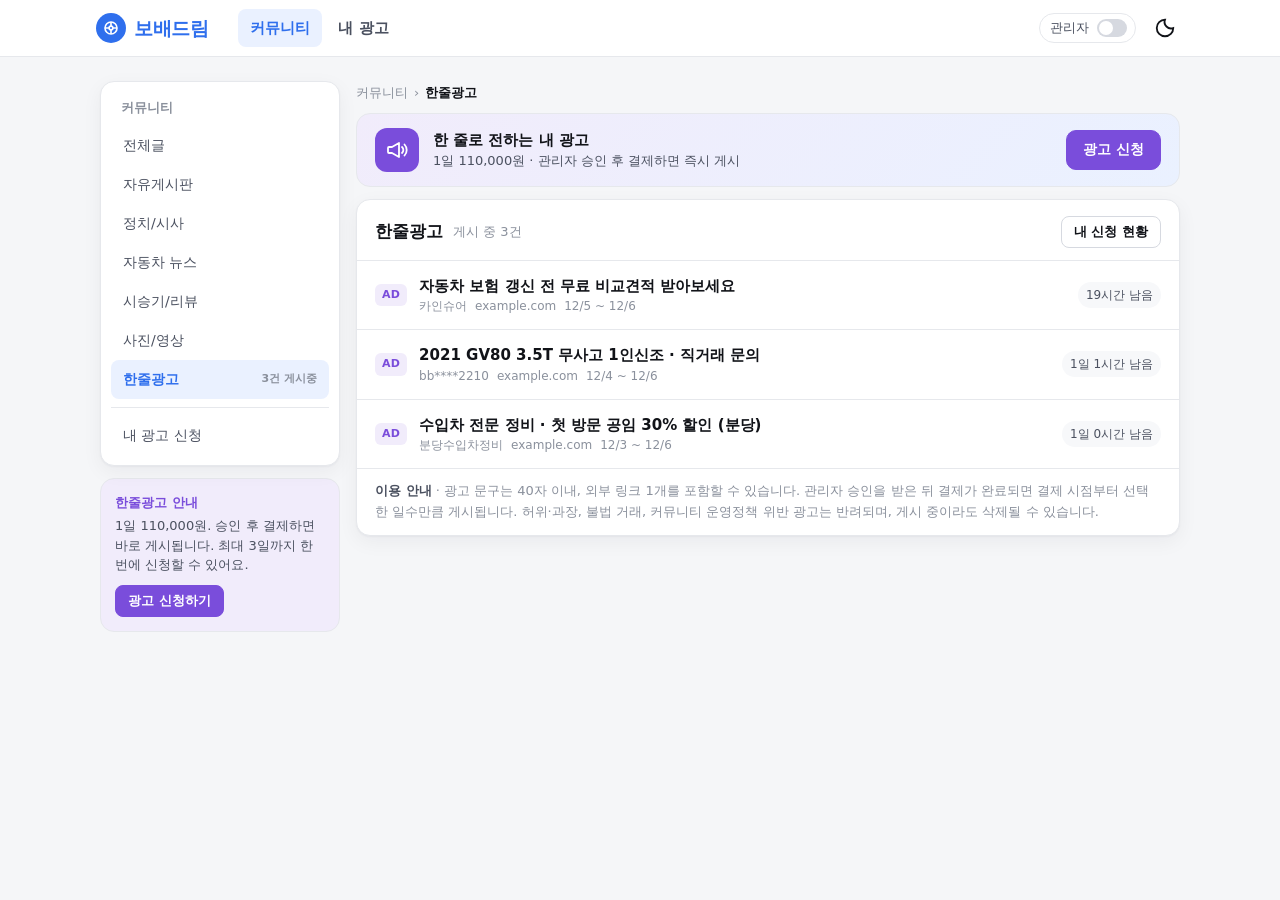
<file: community/one-line-ad/index.html>
<!DOCTYPE html>
<html lang="ko">
<head>
<meta charset="utf-8">
<meta name="viewport" content="width=device-width, initial-scale=1, viewport-fit=cover">
<meta name="robots" content="noindex, nofollow">
<title>커뮤니티 한줄광고</title>
<meta name="description" content="보배드림 커뮤니티 한줄광고: 광고 신청, 관리자 승인, 결제 후 광고 게시까지의 흐름">
<style>
  :root {
    color-scheme: light;
    --page: #f5f6f8; --surface: #ffffff; --surface-2: #f7f8fa;
    --ink: #111318; --ink-2: #4b5160; --muted: #8a909c;
    --line: #e6e8ec; --line-2: #d6d9e0;
    --brand: #2f6fed; --brand-ink: #ffffff; --brand-soft: #eaf1ff;
    --good: #16833a; --good-soft: #e7f6ec;
    --warn: #b96a00; --warn-soft: #fff4e0;
    --bad: #c9352b; --bad-soft: #fdecea;
    --info: #2f6fed; --info-soft: #eaf1ff;
    --ad: #7a4ddb; --ad-soft: #f1ecfb;
    --shadow: 0 1px 2px rgba(16,24,40,.04), 0 6px 20px rgba(16,24,40,.05);
    --radius: 14px;
  }
  @media (prefers-color-scheme: dark) {
    :root:not([data-theme="light"]) {
      color-scheme: dark;
      --page: #0f1115; --surface: #171a21; --surface-2: #1e222b;
      --ink: #eef0f4; --ink-2: #c0c5d0; --muted: #868c99;
      --line: #262a34; --line-2: #343946;
      --brand: #4f86f5; --brand-soft: #1b2740;
      --good: #4cc26e; --good-soft: #15291c;
      --warn: #f0a940; --warn-soft: #2f2410;
      --bad: #ef6a60; --bad-soft: #341a18;
      --info: #4f86f5; --info-soft: #1b2740;
      --ad: #a98af0; --ad-soft: #241c3a;
      --shadow: none;
    }
  }
  :root[data-theme="dark"] {
    color-scheme: dark;
    --page: #0f1115; --surface: #171a21; --surface-2: #1e222b;
    --ink: #eef0f4; --ink-2: #c0c5d0; --muted: #868c99;
    --line: #262a34; --line-2: #343946;
    --brand: #4f86f5; --brand-soft: #1b2740;
    --good: #4cc26e; --good-soft: #15291c;
    --warn: #f0a940; --warn-soft: #2f2410;
    --bad: #ef6a60; --bad-soft: #341a18;
    --info: #4f86f5; --info-soft: #1b2740;
    --ad: #a98af0; --ad-soft: #241c3a;
    --shadow: none;
  }
  * { box-sizing: border-box; }
  html, body { margin: 0; }
  body {
    background: var(--page); color: var(--ink);
    font-family: system-ui, -apple-system, "Apple SD Gothic Neo", "Segoe UI", "Malgun Gothic", "Noto Sans KR", sans-serif;
    font-size: 15px; line-height: 1.5; -webkit-font-smoothing: antialiased;
    padding-bottom: calc(64px + env(safe-area-inset-bottom));
  }
  a { color: inherit; text-decoration: none; }
  button, input, select, textarea { font: inherit; color: inherit; }
  button { cursor: pointer; }
  .hidden { display: none !important; }
  .sr { position: absolute; width: 1px; height: 1px; overflow: hidden; clip: rect(0 0 0 0); }

  /* top bar */
  .top { position: sticky; top: 0; z-index: 30; background: var(--surface); border-bottom: 1px solid var(--line); }
  .top-in { max-width: 1120px; margin: 0 auto; padding: 0 16px; height: 56px; display: flex; align-items: center; gap: 10px; }
  .logo { display: flex; align-items: center; gap: 8px; font-weight: 800; font-size: 19px; color: var(--brand); letter-spacing: -0.02em; }
  .logo .mark { width: 30px; height: 30px; border-radius: 50%; background: var(--brand); color: #fff; display: grid; place-items: center; }
  .logo .mark svg { width: 18px; height: 18px; }
  .top .sp { flex: 1; }
  .pcnav { display: none; gap: 4px; margin-left: 20px; }
  .pcnav a { padding: 8px 12px; border-radius: 8px; color: var(--ink-2); font-weight: 600; }
  .pcnav a.on, .pcnav a:hover { color: var(--brand); background: var(--brand-soft); }
  .ibtn { width: 38px; height: 38px; border-radius: 10px; border: 0; background: transparent; display: grid; place-items: center; color: var(--ink); }
  .ibtn:hover { background: var(--surface-2); }
  .ibtn svg { width: 22px; height: 22px; }
  .adm { display: flex; align-items: center; gap: 8px; font-size: 13px; color: var(--ink-2); padding: 4px 8px 4px 10px; border: 1px solid var(--line); border-radius: 999px; background: var(--surface); cursor: pointer; user-select: none; }
  .adm.on { border-color: var(--ad); color: var(--ad); background: var(--ad-soft); }
  .sw { width: 30px; height: 18px; border-radius: 999px; background: var(--line-2); position: relative; transition: .15s; }
  .sw::after { content: ""; position: absolute; top: 2px; left: 2px; width: 14px; height: 14px; border-radius: 50%; background: #fff; transition: .15s; }
  .adm.on .sw { background: var(--ad); }
  .adm.on .sw::after { left: 14px; }
  .badge-n { min-width: 18px; height: 18px; padding: 0 5px; border-radius: 999px; background: var(--bad); color: #fff; font-size: 11px; font-weight: 700; display: inline-grid; place-items: center; }

  /* layout */
  .wrap { max-width: 1120px; margin: 0 auto; padding: 16px; display: grid; grid-template-columns: 1fr; gap: 16px; }
  .side { display: none; }
  .main { min-width: 0; }
  .crumb { font-size: 13px; color: var(--muted); margin: 2px 0 10px; display: flex; gap: 6px; align-items: center; flex-wrap: wrap; }
  .crumb b { color: var(--ink); font-weight: 600; }
  .cats { display: flex; gap: 8px; overflow-x: auto; padding-bottom: 6px; margin-bottom: 10px; scrollbar-width: none; }
  .cats::-webkit-scrollbar { display: none; }
  .cats a { white-space: nowrap; padding: 7px 13px; border-radius: 999px; border: 1px solid var(--line); background: var(--surface); font-size: 13px; color: var(--ink-2); }
  .cats a.on { background: var(--ink); color: var(--surface); border-color: var(--ink); font-weight: 600; }

  .card { background: var(--surface); border: 1px solid var(--line); border-radius: var(--radius); box-shadow: var(--shadow); }
  .card + .card { margin-top: 12px; }
  .card-h { padding: 16px 18px 12px; display: flex; align-items: center; gap: 10px; border-bottom: 1px solid var(--line); flex-wrap: wrap; }
  .card-h h1, .card-h h2 { margin: 0; font-size: 17px; font-weight: 700; }
  .card-h .hint { color: var(--muted); font-size: 13px; }
  .card-h .r { margin-left: auto; display: flex; gap: 8px; align-items: center; }
  .card-b { padding: 16px 18px; }

  .btn { display: inline-flex; align-items: center; justify-content: center; gap: 6px; height: 40px; padding: 0 16px; border-radius: 10px; border: 1px solid var(--line-2); background: var(--surface); font-weight: 600; font-size: 14px; white-space: nowrap; }
  .btn:hover { background: var(--surface-2); }
  .btn.pri { background: var(--brand); border-color: var(--brand); color: var(--brand-ink); }
  .btn.pri:hover { filter: brightness(1.05); }
  .btn.ad { background: var(--ad); border-color: var(--ad); color: #fff; }
  .btn.danger { color: var(--bad); border-color: var(--bad); background: transparent; }
  .btn.danger:hover { background: var(--bad-soft); }
  .btn.sm { height: 32px; padding: 0 12px; font-size: 13px; border-radius: 8px; }
  .btn.lg { height: 52px; font-size: 16px; border-radius: 12px; width: 100%; }
  .btn.ghost { border-color: transparent; background: transparent; color: var(--ink-2); }
  .btn:disabled { opacity: .5; cursor: not-allowed; }

  /* ad list */
  .intro { display: flex; gap: 14px; align-items: center; padding: 14px 18px; background: linear-gradient(135deg, var(--ad-soft), var(--brand-soft)); border-radius: var(--radius); border: 1px solid var(--line); margin-bottom: 12px; }
  .intro .ic { width: 44px; height: 44px; border-radius: 12px; background: var(--ad); color: #fff; display: grid; place-items: center; flex: none; }
  .intro .ic svg { width: 24px; height: 24px; }
  .intro .t { font-weight: 700; }
  .intro .d { font-size: 13px; color: var(--ink-2); }
  .intro .btn { margin-left: auto; flex: none; }
  .adlist { list-style: none; margin: 0; padding: 0; }
  .adlist li { display: flex; align-items: center; gap: 12px; padding: 14px 18px; border-bottom: 1px solid var(--line); }
  .adlist li:last-child { border-bottom: 0; }
  .adlist .tag { flex: none; font-size: 11px; font-weight: 700; padding: 3px 7px; border-radius: 6px; background: var(--ad-soft); color: var(--ad); letter-spacing: .02em; }
  .adlist .txt { min-width: 0; flex: 1; }
  .adlist .txt a { display: block; font-weight: 600; overflow: hidden; text-overflow: ellipsis; white-space: nowrap; }
  .adlist .txt a:hover { color: var(--brand); text-decoration: underline; }
  .adlist .meta { font-size: 12px; color: var(--muted); display: flex; gap: 8px; flex-wrap: wrap; }
  .adlist .left { flex: none; font-size: 12px; color: var(--ink-2); background: var(--surface-2); padding: 4px 8px; border-radius: 999px; white-space: nowrap; }
  .empty { padding: 40px 16px; text-align: center; color: var(--muted); font-size: 14px; }
  .empty svg { width: 40px; height: 40px; margin-bottom: 8px; opacity: .5; }
  .notice { font-size: 13px; color: var(--muted); padding: 12px 18px; border-top: 1px solid var(--line); line-height: 1.6; }
  .notice b { color: var(--ink-2); }

  /* forms */
  .f { display: grid; gap: 16px; }
  .f label.l { display: block; font-size: 13px; font-weight: 600; color: var(--ink-2); margin-bottom: 6px; }
  .f label.l .req { color: var(--bad); margin-left: 2px; }
  .f label.l .opt { color: var(--muted); font-weight: 400; margin-left: 4px; }
  .in, .f select, .f textarea { width: 100%; height: 46px; padding: 0 14px; border-radius: 10px; border: 1px solid var(--line-2); background: var(--surface); outline: none; font-size: 15px; }
  .f textarea { height: auto; padding: 12px 14px; resize: vertical; min-height: 92px; }
  .in:focus, .f select:focus, .f textarea:focus { border-color: var(--brand); box-shadow: 0 0 0 3px var(--brand-soft); }
  .in.err { border-color: var(--bad); }
  .help { font-size: 12px; color: var(--muted); margin-top: 6px; display: flex; justify-content: space-between; gap: 8px; }
  .help .e { color: var(--bad); }
  .row2 { display: grid; grid-template-columns: 1fr; gap: 16px; }
  .preview { padding: 12px 14px; border-radius: 10px; background: var(--surface-2); border: 1px dashed var(--line-2); }
  .preview .pl { font-size: 12px; color: var(--muted); margin-bottom: 6px; }
  .preview .adlist li { padding: 8px 0; border: 0; }

  .period { display: grid; grid-template-columns: 1fr 1fr; gap: 10px; align-items: center; }
  .pricebox { background: var(--surface-2); border-radius: 12px; padding: 14px 16px; }
  .pricebox .r { display: flex; justify-content: space-between; font-size: 14px; color: var(--ink-2); padding: 3px 0; }
  .pricebox .r.total { border-top: 1px solid var(--line-2); margin-top: 8px; padding-top: 10px; color: var(--ink); font-weight: 700; font-size: 17px; }
  .pricebox .r.total b { color: var(--brand); font-size: 20px; }
  .chk { display: flex; gap: 10px; align-items: flex-start; font-size: 14px; color: var(--ink-2); }
  .chk input { width: 20px; height: 20px; margin: 2px 0 0; accent-color: var(--brand); flex: none; }
  .steps { display: grid; grid-template-columns: repeat(4, 1fr); gap: 6px; margin-bottom: 14px; }
  .steps div { font-size: 12px; text-align: center; color: var(--muted); padding: 8px 4px; border-radius: 8px; background: var(--surface-2); position: relative; }
  .steps div b { display: block; font-size: 13px; color: var(--ink-2); }
  .steps div.on { background: var(--brand-soft); color: var(--brand); }
  .steps div.on b { color: var(--brand); }
  .steps div.done { background: var(--good-soft); }
  .steps div.done b { color: var(--good); }

  /* status chips */
  .chip { display: inline-flex; align-items: center; gap: 5px; font-size: 12px; font-weight: 600; padding: 3px 9px; border-radius: 999px; white-space: nowrap; }
  .chip::before { content: ""; width: 7px; height: 7px; border-radius: 50%; background: currentColor; }
  .chip.pending { background: var(--warn-soft); color: var(--warn); }
  .chip.approved { background: var(--info-soft); color: var(--info); }
  .chip.active { background: var(--good-soft); color: var(--good); }
  .chip.rejected { background: var(--bad-soft); color: var(--bad); }
  .chip.ended { background: var(--surface-2); color: var(--muted); }
  .chip.expired { background: var(--surface-2); color: var(--muted); }

  /* my list / admin list */
  .items { list-style: none; margin: 0; padding: 0; }
  .items li { padding: 14px 18px; border-bottom: 1px solid var(--line); display: grid; gap: 8px; }
  .items li:last-child { border-bottom: 0; }
  .items .hd { display: flex; align-items: center; gap: 8px; flex-wrap: wrap; }
  .items .hd .id { font-size: 12px; color: var(--muted); font-variant-numeric: tabular-nums; }
  .items .tx { font-weight: 600; word-break: break-all; }
  .items .tx a { color: var(--brand); font-weight: 400; font-size: 13px; display: block; overflow: hidden; text-overflow: ellipsis; white-space: nowrap; }
  .items .mt { font-size: 12px; color: var(--muted); display: flex; gap: 6px 12px; flex-wrap: wrap; }
  .items .acts { display: flex; gap: 8px; flex-wrap: wrap; }
  .items .reason { font-size: 13px; color: var(--bad); background: var(--bad-soft); padding: 8px 10px; border-radius: 8px; }
  .items .paycta { display: flex; align-items: center; gap: 10px; background: var(--brand-soft); padding: 10px 12px; border-radius: 10px; font-size: 13px; color: var(--ink-2); flex-wrap: wrap; }
  .items .paycta b { color: var(--ink); }
  .items .paycta .btn { margin-left: auto; }
  .tabs { display: flex; gap: 2px; padding: 8px 10px 0; border-bottom: 1px solid var(--line); overflow-x: auto; }
  .tabs button { border: 0; background: transparent; padding: 10px 12px; font-size: 14px; color: var(--muted); border-bottom: 2px solid transparent; margin-bottom: -1px; white-space: nowrap; font-weight: 600; display: inline-flex; gap: 6px; align-items: center; }
  .tabs button.on { color: var(--ink); border-color: var(--ink); }
  .tabs .cnt { font-size: 11px; background: var(--surface-2); color: var(--ink-2); padding: 1px 6px; border-radius: 999px; }
  .tabs button.on .cnt { background: var(--ink); color: var(--surface); }
  .stats { display: grid; grid-template-columns: repeat(2, 1fr); gap: 10px; margin-bottom: 12px; }
  .stat { background: var(--surface); border: 1px solid var(--line); border-radius: 12px; padding: 12px 14px; }
  .stat .k { font-size: 12px; color: var(--muted); }
  .stat .v { font-size: 22px; font-weight: 800; letter-spacing: -0.01em; }
  .stat .v small { font-size: 13px; font-weight: 500; color: var(--ink-2); margin-left: 2px; }

  /* payment */
  .pay-sum { display: grid; gap: 8px; }
  .pay-sum .r { display: flex; justify-content: space-between; gap: 12px; font-size: 14px; }
  .pay-sum .r span:first-child { color: var(--muted); flex: none; }
  .pay-sum .r span:last-child { text-align: right; word-break: break-all; }
  .methods { display: grid; grid-template-columns: 1fr; gap: 8px; }
  .methods label { display: flex; align-items: center; gap: 12px; padding: 12px 14px; border: 1px solid var(--line-2); border-radius: 10px; cursor: pointer; }
  .methods label:has(input:checked) { border-color: var(--brand); background: var(--brand-soft); }
  .methods input { width: 18px; height: 18px; accent-color: var(--brand); }
  .methods .mi { width: 32px; height: 32px; border-radius: 8px; background: var(--surface-2); display: grid; place-items: center; color: var(--ink-2); flex: none; }
  .methods .mi svg { width: 18px; height: 18px; }
  .methods .mn { font-weight: 600; }
  .methods .md { font-size: 12px; color: var(--muted); }
  .done { text-align: center; padding: 28px 16px; }
  .done .ok { width: 64px; height: 64px; border-radius: 50%; background: var(--good-soft); color: var(--good); display: grid; place-items: center; margin: 0 auto 14px; }
  .done .ok svg { width: 32px; height: 32px; }
  .done h2 { margin: 0 0 6px; font-size: 20px; }
  .done p { margin: 0 0 18px; color: var(--ink-2); font-size: 14px; }
  .done .btns { display: grid; gap: 8px; max-width: 360px; margin: 0 auto; }

  /* modal & toast */
  .modal-bg { position: fixed; inset: 0; background: rgba(0,0,0,.45); z-index: 50; display: none; align-items: flex-end; justify-content: center; padding: 0; }
  .modal-bg.on { display: flex; }
  .modal { background: var(--surface); width: 100%; max-width: 480px; border-radius: 18px 18px 0 0; padding: 20px 20px calc(20px + env(safe-area-inset-bottom)); }
  .modal h3 { margin: 0 0 10px; font-size: 17px; }
  .modal p { margin: 0 0 12px; color: var(--ink-2); font-size: 14px; }
  .modal .mb { display: flex; gap: 8px; margin-top: 14px; }
  .modal .mb .btn { flex: 1; }
  .toast { position: fixed; left: 50%; bottom: calc(80px + env(safe-area-inset-bottom)); transform: translateX(-50%) translateY(10px); background: var(--ink); color: var(--surface); padding: 10px 16px; border-radius: 10px; font-size: 14px; z-index: 60; opacity: 0; transition: .2s; pointer-events: none; max-width: calc(100% - 32px); }
  .toast.on { opacity: 1; transform: translateX(-50%) translateY(0); }

  /* bottom nav (mobile) */
  .bnav { position: fixed; left: 0; right: 0; bottom: 0; z-index: 30; background: var(--surface); border-top: 1px solid var(--line); display: grid; grid-template-columns: repeat(5, 1fr); padding-bottom: env(safe-area-inset-bottom); }
  .bnav a { display: flex; flex-direction: column; align-items: center; gap: 2px; padding: 8px 0 6px; font-size: 11px; color: var(--muted); }
  .bnav a svg { width: 24px; height: 24px; }
  .bnav a.on { color: var(--ink); font-weight: 600; }
  .bnav a.fab { position: relative; }
  .bnav a.fab .c { width: 48px; height: 48px; border-radius: 50%; background: var(--brand); color: #fff; display: grid; place-items: center; margin-top: -22px; box-shadow: 0 4px 12px rgba(47,111,237,.35); }
  .bnav a.fab .c svg { width: 26px; height: 26px; }
  .bnav a.fab span.lb { background: var(--brand); color: #fff; padding: 1px 8px; border-radius: 999px; font-size: 10px; }

  .side .box { background: var(--surface); border: 1px solid var(--line); border-radius: var(--radius); padding: 10px; box-shadow: var(--shadow); position: sticky; top: 72px; }
  .side .box h3 { font-size: 13px; color: var(--muted); margin: 6px 10px 8px; font-weight: 600; }
  .side .box a { display: flex; align-items: center; justify-content: space-between; padding: 9px 12px; border-radius: 8px; color: var(--ink-2); font-size: 14px; }
  .side .box a:hover { background: var(--surface-2); }
  .side .box a.on { background: var(--brand-soft); color: var(--brand); font-weight: 700; }
  .side .box a .n { font-size: 11px; color: var(--muted); }
  .side .box hr { border: 0; border-top: 1px solid var(--line); margin: 8px 0; }
  .side .adbox { margin-top: 12px; background: var(--ad-soft); border: 1px solid var(--line); border-radius: var(--radius); padding: 14px; font-size: 13px; color: var(--ink-2); }
  .side .adbox b { display: block; color: var(--ad); margin-bottom: 4px; }

  @media (max-width: 767px) {
    .adlist li { align-items: flex-start; }
    .adlist .txt a { white-space: normal; display: -webkit-box; -webkit-line-clamp: 2; -webkit-box-orient: vertical; line-height: 1.35; }
    .adlist .left { margin-top: 2px; }
    .period { grid-template-columns: 1fr; }
    .pay-sum .r { flex-direction: column; gap: 2px; }
    .pay-sum .r span:last-child { text-align: left; }
  }
  @media (min-width: 768px) {
    body { padding-bottom: 32px; }
    .bnav { display: none; }
    .pcnav { display: flex; }
    .wrap { grid-template-columns: 220px 1fr; padding: 24px 20px; }
    .side { display: block; }
    .cats { display: none; }
    .row2 { grid-template-columns: 1fr 1fr; }
    .methods { grid-template-columns: repeat(3, 1fr); }
    .stats { grid-template-columns: repeat(4, 1fr); }
    .modal-bg { align-items: center; padding: 20px; }
    .modal { border-radius: 18px; padding: 24px; }
    .toast { bottom: 32px; }
    .btn.lg { width: auto; min-width: 240px; }
    .lgwrap { display: flex; justify-content: flex-end; }
  }
  @media (min-width: 1024px) { .wrap { grid-template-columns: 240px 1fr; } }
</style>
</head>
<body>
<header class="top">
  <div class="top-in">
    <a class="logo" href="#/"><span class="mark"><svg viewBox="0 0 24 24" fill="none" stroke="currentColor" stroke-width="2.2"><circle cx="12" cy="12" r="8"/><circle cx="12" cy="12" r="2.5"/><path d="M12 4v5.5M12 14.5V20M4 12h5.5M14.5 12H20"/></svg></span>보배드림</a>
    <nav class="pcnav" id="pcnav">
      <a href="#/" data-nav="home">커뮤니티</a>
      <a href="#/my" data-nav="my">내 광고</a>
      <a href="#/admin" data-nav="admin" id="pcAdminLink" class="hidden">관리자</a>
    </nav>
    <span class="sp"></span>
    <button class="adm" id="admToggle" type="button" title="관리자 역할로 전환 (데모)"><span>관리자</span><span class="sw"></span></button>
    <button class="ibtn" id="themeBtn" type="button" aria-label="테마 전환"><svg viewBox="0 0 24 24" fill="none" stroke="currentColor" stroke-width="2" stroke-linecap="round"><path d="M12 3a9 9 0 1 0 9 9 7 7 0 0 1-9-9z"/></svg></button>
  </div>
</header>

<div class="wrap">
  <aside class="side">
    <div class="box">
      <h3>커뮤니티</h3>
      <a href="#/">전체글</a>
      <a href="#/">자유게시판</a>
      <a href="#/">정치/시사</a>
      <a href="#/">자동차 뉴스</a>
      <a href="#/">시승기/리뷰</a>
      <a href="#/">사진/영상</a>
      <a href="#/" class="on" id="sideAd">한줄광고 <span class="n" id="sideAdCount"></span></a>
      <hr>
      <a href="#/my" id="sideMy">내 광고 신청</a>
      <a href="#/admin" id="sideAdmin" class="hidden">광고 승인 관리 <span class="n" id="sideAdminCount"></span></a>
    </div>
    <div class="adbox"><b>한줄광고 안내</b>1일 110,000원. 승인 후 결제하면 바로 게시됩니다. 최대 3일까지 한 번에 신청할 수 있어요.<br><a href="#/new" class="btn ad sm" style="margin-top:10px">광고 신청하기</a></div>
  </aside>

  <main class="main" id="view"></main>
</div>

<nav class="bnav" id="bnav">
  <a href="#/" data-nav="home"><svg viewBox="0 0 24 24" fill="none" stroke="currentColor" stroke-width="1.8" stroke-linecap="round" stroke-linejoin="round"><path d="M3 11l9-8 9 8v9a1 1 0 0 1-1 1h-5v-6h-6v6H4a1 1 0 0 1-1-1z"/></svg>홈</a>
  <a href="#/my" data-nav="my"><svg viewBox="0 0 24 24" fill="none" stroke="currentColor" stroke-width="1.8" stroke-linecap="round" stroke-linejoin="round"><path d="M4 5h16v11H8l-4 4z"/><path d="M8 9h8M8 12h5"/></svg>내 광고</a>
  <a href="#/new" class="fab" data-nav="new"><span class="c"><svg viewBox="0 0 24 24" fill="none" stroke="currentColor" stroke-width="2.4" stroke-linecap="round"><path d="M12 5v14M5 12h14"/></svg></span><span class="lb">광고신청</span></a>
  <a href="#/" data-nav="community"><svg viewBox="0 0 24 24" fill="none" stroke="currentColor" stroke-width="1.8" stroke-linecap="round"><circle cx="9" cy="8" r="3.2"/><circle cx="17" cy="9" r="2.6"/><path d="M3 19c0-3 2.7-5 6-5s6 2 6 5M14 18c0-2.2 1.6-3.8 3.5-3.8S21 16 21 18"/></svg>커뮤니티</a>
  <a href="#/admin" data-nav="admin" id="bnAdmin"><svg viewBox="0 0 24 24" fill="none" stroke="currentColor" stroke-width="1.8" stroke-linecap="round"><circle cx="12" cy="12" r="9"/><circle cx="12" cy="10" r="3"/><path d="M6.5 18.5c1.2-2.3 3.2-3.5 5.5-3.5s4.3 1.2 5.5 3.5"/></svg>마이</a>
</nav>

<div class="modal-bg" id="modalBg" role="dialog" aria-modal="true"><div class="modal" id="modal"></div></div>
<div class="toast" id="toast" role="status"></div>

<script>
(() => {
'use strict';
/* ---------- config ---------- */
const PRICE_PER_DAY = 110000;
const DAY_OPTIONS = [1, 2, 3];
const MAX_TEXT = 40;
const LS_KEY = 'bobae.oneLineAds.v1';
const ME = { id: 'me', name: '나(테스트 회원)' };

const STATUS = {
  pending:  { label: '승인대기', cls: 'pending' },
  approved: { label: '결제대기', cls: 'approved' },
  active:   { label: '광고중',   cls: 'active' },
  ended:    { label: '종료',     cls: 'ended' },
  rejected: { label: '반려',     cls: 'rejected' },
};
const METHODS = { card: '신용/체크카드', easy: '간편결제', transfer: '계좌이체' };

/* ---------- utils ---------- */
const $ = (s, el = document) => el.querySelector(s);
const $$ = (s, el = document) => [...el.querySelectorAll(s)];
const fmt = n => Math.round(n).toLocaleString('ko-KR');
const won = n => fmt(n) + '원';
const pad = n => String(n).padStart(2, '0');
const esc = s => String(s ?? '').replace(/[&<>"']/g, c => ({ '&': '&amp;', '<': '&lt;', '>': '&gt;', '"': '&quot;', "'": '&#39;' }[c]));
const dt = ts => { const d = new Date(ts); return `${d.getFullYear()}.${pad(d.getMonth() + 1)}.${pad(d.getDate())} ${pad(d.getHours())}:${pad(d.getMinutes())}`; };
const dOnly = ts => { const d = new Date(ts); return `${d.getMonth() + 1}/${d.getDate()}`; };
const DAY = 864e5;
const uid = () => 'AD' + Date.now().toString(36).toUpperCase().slice(-6) + Math.random().toString(36).slice(2, 5).toUpperCase();
const hostOf = u => { try { return new URL(u).hostname.replace(/^www\./, ''); } catch { return u; } };
const remain = ad => {
  const ms = ad.endAt - Date.now();
  if (ms <= 0) return '종료';
  const d = Math.floor(ms / DAY), h = Math.floor((ms % DAY) / 36e5);
  return d > 0 ? `${d}일 ${h}시간 남음` : h > 0 ? `${h}시간 남음` : '1시간 미만';
};

/* ---------- storage ---------- */
function seed() {
  const now = Date.now();
  const mk = (o) => ({ id: uid() + Math.random().toString(36).slice(2, 4).toUpperCase(), ownerId: 'other', owner: 'bb****', contact: '010-****-****', createdAt: now - 3 * DAY, days: 1, ...o });
  return [
    mk({ text: '수입차 전문 정비 · 첫 방문 공임 30% 할인 (분당)', url: 'https://example.com/bundang-garage', owner: '분당수입차정비', status: 'active', days: 3, approvedAt: now - 2 * DAY, paidAt: now - 2 * DAY + 36e5, startAt: now - 2 * DAY + 36e5, endAt: now + DAY + 36e5, method: 'card' }),
    mk({ text: '2021 GV80 3.5T 무사고 1인신조 · 직거래 문의', url: 'https://example.com/gv80', owner: 'bb****2210', status: 'active', days: 2, approvedAt: now - DAY, paidAt: now - DAY + 7200e3, startAt: now - DAY + 7200e3, endAt: now + DAY + 7200e3, method: 'easy' }),
    mk({ text: '자동차 보험 갱신 전 무료 비교견적 받아보세요', url: 'https://example.com/insurance', owner: '카인슈어', status: 'active', days: 1, approvedAt: now - 5 * 36e5, paidAt: now - 4 * 36e5, startAt: now - 4 * 36e5, endAt: now + 20 * 36e5, method: 'card' }),
    mk({ text: '동호회 정기모임 10/31 (토) 용인 · 신입 환영', url: 'https://example.com/meetup', owner: 'bb****0917', status: 'pending', createdAt: now - 5 * 36e5 }),
    mk({ text: '타이어 교체 4본 공임무료 + 얼라인먼트 서비스', url: 'https://example.com/tire', owner: '일산타이어프로', status: 'pending', days: 2, createdAt: now - 2 * 36e5 }),
    mk({ text: '중고차 매입 최고가 보장 · 당일 출장 방문', url: 'https://example.com/buy', owner: 'bb****5531', status: 'ended', days: 1, approvedAt: now - 6 * DAY, paidAt: now - 6 * DAY, startAt: now - 6 * DAY, endAt: now - 5 * DAY, method: 'transfer' }),
    mk({ ownerId: 'me', owner: ME.name, contact: '010-1234-5678', text: '서울오토갤러리 10월 특가 · 전시차 최대 300만원 할인', url: 'https://example.com/seoul-auto', status: 'approved', days: 2, createdAt: now - DAY, approvedAt: now - 3 * 36e5 }),
    mk({ ownerId: 'me', owner: ME.name, contact: '010-1234-5678', text: '블랙박스 설치 출장 서비스 · 수도권 전역', url: 'https://example.com/dashcam', status: 'rejected', days: 1, createdAt: now - 2 * DAY, rejectedAt: now - DAY, reason: '연락처가 확인되지 않습니다. 사업자 연락처를 포함해 다시 신청해 주세요.' }),
  ];
}
let db = load();
function load() {
  try { const s = localStorage.getItem(LS_KEY); if (s) { const j = JSON.parse(s); if (j && Array.isArray(j.ads)) return j; } } catch (e) {}
  return { ads: seed(), admin: false, seeded: true };
}
function save() { try { localStorage.setItem(LS_KEY, JSON.stringify(db)); } catch (e) {} }
function tick() { // expire ads whose period ended
  let changed = false;
  db.ads.forEach(a => { if (a.status === 'active' && a.endAt <= Date.now()) { a.status = 'ended'; changed = true; } });
  if (changed) save();
}
const byId = id => db.ads.find(a => a.id === id);
const mine = () => db.ads.filter(a => a.ownerId === ME.id).sort((a, b) => b.createdAt - a.createdAt);
const liveAds = () => db.ads.filter(a => a.status === 'active').sort((a, b) => b.startAt - a.startAt);
const pendingCount = () => db.ads.filter(a => a.status === 'pending').length;

/* ---------- ui helpers ---------- */
let toastT;
function toast(msg) { const t = $('#toast'); t.textContent = msg; t.classList.add('on'); clearTimeout(toastT); toastT = setTimeout(() => t.classList.remove('on'), 2200); }
function modal(html, onOpen) {
  $('#modal').innerHTML = html; $('#modalBg').classList.add('on');
  if (onOpen) onOpen($('#modal'));
}
function closeModal() { $('#modalBg').classList.remove('on'); }
$('#modalBg').addEventListener('click', e => { if (e.target === e.currentTarget) closeModal(); });
document.addEventListener('keydown', e => { if (e.key === 'Escape') closeModal(); });

const svgIcon = {
  mega: '<svg viewBox="0 0 24 24" fill="none" stroke="currentColor" stroke-width="1.8" stroke-linecap="round" stroke-linejoin="round"><path d="M3 10v4a1 1 0 0 0 1 1h3l7 4V5L7 9H4a1 1 0 0 0-1 1z"/><path d="M17 9a4 4 0 0 1 0 6M19.5 6.5a8 8 0 0 1 0 11"/></svg>',
  check: '<svg viewBox="0 0 24 24" fill="none" stroke="currentColor" stroke-width="2.4" stroke-linecap="round" stroke-linejoin="round"><path d="M5 12l5 5L19 7"/></svg>',
  card: '<svg viewBox="0 0 24 24" fill="none" stroke="currentColor" stroke-width="1.8"><rect x="3" y="6" width="18" height="12" rx="2"/><path d="M3 10h18"/></svg>',
  easy: '<svg viewBox="0 0 24 24" fill="none" stroke="currentColor" stroke-width="1.8" stroke-linecap="round"><rect x="7" y="3" width="10" height="18" rx="2"/><path d="M11 17h2"/></svg>',
  bank: '<svg viewBox="0 0 24 24" fill="none" stroke="currentColor" stroke-width="1.8" stroke-linecap="round"><path d="M3 10l9-6 9 6M5 10v8M9 10v8M15 10v8M19 10v8M3 20h18"/></svg>',
  inbox: '<svg viewBox="0 0 24 24" fill="none" stroke="currentColor" stroke-width="1.6" stroke-linecap="round" stroke-linejoin="round"><path d="M4 13l2-8h12l2 8v6H4z"/><path d="M4 13h5l1 2h4l1-2h5"/></svg>',
};
const chip = s => `<span class="chip ${STATUS[s].cls}">${STATUS[s].label}</span>`;
const adRow = (a, live = true) => `<li>
  <span class="tag">AD</span>
  <div class="txt"><a href="${esc(a.url)}" target="_blank" rel="noopener nofollow sponsored">${esc(a.text)}</a>
    <div class="meta"><span>${esc(a.owner)}</span><span>${esc(hostOf(a.url))}</span>${live ? `<span>${dOnly(a.startAt)} ~ ${dOnly(a.endAt)}</span>` : ''}</div></div>
  ${live ? `<span class="left">${remain(a)}</span>` : ''}
</li>`;

/* ---------- views ---------- */
const views = {};

views.home = () => {
  const ads = liveAds();
  return `
  <div class="crumb">커뮤니티 <span>›</span> <b>한줄광고</b></div>
  <nav class="cats"><a href="#/">전체글</a><a href="#/">자유게시판</a><a href="#/">정치/시사</a><a href="#/">자동차 뉴스</a><a href="#/">시승기/리뷰</a><a href="#/" class="on">한줄광고</a></nav>
  <div class="intro"><span class="ic">${svgIcon.mega}</span><div><div class="t">한 줄로 전하는 내 광고</div><div class="d">1일 ${won(PRICE_PER_DAY)} · 관리자 승인 후 결제하면 즉시 게시</div></div><a class="btn ad" href="#/new">광고 신청</a></div>
  <section class="card">
    <div class="card-h"><h1>한줄광고</h1><span class="hint">게시 중 ${ads.length}건</span><div class="r"><a class="btn sm" href="#/my">내 신청 현황</a></div></div>
    ${ads.length ? `<ul class="adlist">${ads.map(a => adRow(a)).join('')}</ul>` : `<div class="empty">${svgIcon.inbox}<div>지금 게시 중인 광고가 없습니다.<br>첫 번째 한줄광고를 올려보세요.</div></div>`}
    <div class="notice"><b>이용 안내</b> · 광고 문구는 ${MAX_TEXT}자 이내, 외부 링크 1개를 포함할 수 있습니다. 관리자 승인을 받은 뒤 결제가 완료되면 결제 시점부터 선택한 일수만큼 게시됩니다. 허위·과장, 불법 거래, 커뮤니티 운영정책 위반 광고는 반려되며, 게시 중이라도 삭제될 수 있습니다.</div>
  </section>`;
};

views.new = (params, editId) => {
  const ed = editId ? byId(editId) : null;
  const d = ed || { text: '', url: '', owner: '', contact: '', days: 1 };
  return `
  <div class="crumb"><a href="#/">커뮤니티</a> <span>›</span> <a href="#/">한줄광고</a> <span>›</span> <b>${ed ? '신청 수정' : '광고 신청'}</b></div>
  <div class="steps"><div class="on"><b>1. 신청</b>글 작성</div><div><b>2. 승인</b>관리자 검토</div><div><b>3. 결제</b>${won(PRICE_PER_DAY)}/일</div><div><b>4. 게시</b>즉시 시작</div></div>
  <form class="card" id="adForm" novalidate>
    <div class="card-h"><h1>${ed ? '한줄광고 신청 수정' : '한줄광고 신청'}</h1><span class="hint">승인 전에는 수정·취소할 수 있습니다</span></div>
    <div class="card-b f">
      <div>
        <label class="l" for="fText">광고 문구<span class="req">*</span></label>
        <input class="in" id="fText" name="text" maxlength="${MAX_TEXT}" placeholder="예) 수입차 전문 정비 · 첫 방문 공임 30% 할인" value="${esc(d.text)}" required>
        <div class="help"><span class="e" id="eText"></span><span><span id="cText">${d.text.length}</span>/${MAX_TEXT}자</span></div>
      </div>
      <div>
        <label class="l" for="fUrl">연결 링크<span class="req">*</span><span class="opt">클릭 시 이동할 주소</span></label>
        <input class="in" id="fUrl" name="url" type="url" inputmode="url" placeholder="https://" value="${esc(d.url)}" required>
        <div class="help"><span class="e" id="eUrl"></span></div>
      </div>
      <div class="row2">
        <div>
          <label class="l" for="fOwner">광고주명<span class="req">*</span></label>
          <input class="in" id="fOwner" name="owner" maxlength="20" placeholder="업체명 또는 닉네임" value="${esc(ed ? d.owner : '')}" required>
          <div class="help"><span class="e" id="eOwner"></span></div>
        </div>
        <div>
          <label class="l" for="fContact">연락처<span class="req">*</span><span class="opt">관리자 확인용, 비공개</span></label>
          <input class="in" id="fContact" name="contact" inputmode="tel" placeholder="010-0000-0000" value="${esc(d.contact)}" required>
          <div class="help"><span class="e" id="eContact"></span></div>
        </div>
      </div>
      <div class="preview"><div class="pl">게시 미리보기</div><ul class="adlist" id="pv">${adRow({ text: d.text || '광고 문구가 여기에 표시됩니다', url: d.url || 'https://', owner: d.owner || '광고주명' }, false)}</ul></div>
      <div>
        <label class="l" for="fDays">광고 기간<span class="req">*</span></label>
        <div class="period">
          <select id="fDays" name="days">${DAY_OPTIONS.map(n => `<option value="${n}" ${n === d.days ? 'selected' : ''}>${n}일 (${won(PRICE_PER_DAY * n)})</option>`).join('')}</select>
          <div class="pricebox" id="priceBox"></div>
        </div>
      </div>
      <label class="chk"><input type="checkbox" id="fAgree"><span>광고 내용이 커뮤니티 운영정책에 맞음을 확인했고, 승인 후 결제가 완료되어야 게시가 시작된다는 점에 동의합니다. 반려 시 결제는 발생하지 않습니다.</span></label>
      <div class="lgwrap"><button class="btn pri lg" type="submit">${ed ? '수정 내용 저장' : '승인 요청하기'}</button></div>
    </div>
  </form>`;
};

views.my = () => {
  const list = mine();
  const row = a => {
    const acts = [];
    if (a.status === 'approved') acts.push(`<div class="paycta"><span>관리자 승인이 완료되었습니다. 결제하면 바로 게시됩니다.</span><b>${a.days}일 · ${won(a.days * PRICE_PER_DAY)}</b><a class="btn pri sm" href="#/pay/${a.id}">결제하기</a></div>`);
    if (a.status === 'pending') acts.push(`<div class="acts"><a class="btn sm" href="#/edit/${a.id}">수정</a><button class="btn sm danger" data-cancel="${a.id}">신청 취소</button></div>`);
    if (a.status === 'rejected') acts.push(`<div class="reason">반려 사유: ${esc(a.reason || '운영정책 위반')}</div><div class="acts"><a class="btn sm" href="#/edit/${a.id}">수정 후 재신청</a></div>`);
    if (a.status === 'ended') acts.push(`<div class="acts"><a class="btn sm" href="#/edit/${a.id}">같은 내용으로 다시 신청</a></div>`);
    return `<li>
      <div class="hd">${chip(a.status)}<span class="id">${a.id}</span><span class="id">신청 ${dt(a.createdAt)}</span></div>
      <div class="tx">${esc(a.text)}<a href="${esc(a.url)}" target="_blank" rel="noopener">${esc(a.url)}</a></div>
      <div class="mt"><span>광고주 ${esc(a.owner)}</span><span>${a.days}일 · ${won(a.days * PRICE_PER_DAY)}</span>${a.status === 'active' ? `<span>게시 ${dt(a.startAt)} ~ ${dt(a.endAt)} (${remain(a)})</span>` : ''}${a.paidAt ? `<span>결제 ${dt(a.paidAt)} · ${METHODS[a.method] || ''}</span>` : ''}${a.status === 'rejected' && a.rejectedAt ? `<span>반려 ${dt(a.rejectedAt)}</span>` : ''}</div>
      ${acts.join('')}
    </li>`;
  };
  return `
  <div class="crumb"><a href="#/">커뮤니티</a> <span>›</span> <a href="#/">한줄광고</a> <span>›</span> <b>내 광고 신청</b></div>
  <section class="card">
    <div class="card-h"><h1>내 광고 신청</h1><span class="hint">${list.length}건</span><div class="r"><a class="btn ad sm" href="#/new">새 광고 신청</a></div></div>
    ${list.length ? `<ul class="items">${list.map(row).join('')}</ul>` : `<div class="empty">${svgIcon.inbox}<div>신청한 광고가 없습니다.</div></div>`}
  </section>`;
};

views.pay = (id) => {
  const a = byId(id);
  if (!a) return `<section class="card"><div class="empty">신청 내역을 찾을 수 없습니다.</div></section>`;
  if (a.status !== 'approved') return `<section class="card"><div class="empty">${a.status === 'active' ? '이미 결제가 완료되어 게시 중인 광고입니다.' : a.status === 'pending' ? '아직 관리자 승인 전입니다. 승인되면 결제할 수 있습니다.' : '결제할 수 없는 상태입니다.'}<div style="margin-top:14px"><a class="btn" href="#/my">내 광고 신청으로</a></div></div></section>`;
  const total = a.days * PRICE_PER_DAY;
  const start = Date.now(), end = start + a.days * DAY;
  return `
  <div class="crumb"><a href="#/my">내 광고 신청</a> <span>›</span> <b>결제</b></div>
  <div class="steps"><div class="done"><b>1. 신청</b>완료</div><div class="done"><b>2. 승인</b>${dt(a.approvedAt)}</div><div class="on"><b>3. 결제</b>${won(total)}</div><div><b>4. 게시</b>즉시 시작</div></div>
  <section class="card">
    <div class="card-h"><h1>광고 결제</h1><span class="hint">${a.id}</span></div>
    <div class="card-b pay-sum">
      <div class="r"><span>광고 문구</span><span>${esc(a.text)}</span></div>
      <div class="r"><span>연결 링크</span><span>${esc(a.url)}</span></div>
      <div class="r"><span>광고주</span><span>${esc(a.owner)}</span></div>
      <div class="r"><span>광고 기간</span><span>${a.days}일 (결제 직후 ~ ${dt(end)} 예정)</span></div>
    </div>
  </section>
  <section class="card">
    <div class="card-h"><h2>결제 금액</h2></div>
    <div class="card-b">
      <div class="pricebox"><div class="r"><span>한줄광고 1일</span><span>${won(PRICE_PER_DAY)}</span></div><div class="r"><span>광고 일수</span><span>× ${a.days}일</span></div><div class="r total"><span>총 결제금액</span><b>${won(total)}</b></div></div>
    </div>
  </section>
  <form class="card" id="payForm">
    <div class="card-h"><h2>결제 수단</h2></div>
    <div class="card-b f">
      <div class="methods">
        <label><input type="radio" name="method" value="card" checked><span class="mi">${svgIcon.card}</span><span><span class="mn">신용/체크카드</span><br><span class="md">국내 전 카드사</span></span></label>
        <label><input type="radio" name="method" value="easy"><span class="mi">${svgIcon.easy}</span><span><span class="mn">간편결제</span><br><span class="md">카카오페이 · 네이버페이 · 토스</span></span></label>
        <label><input type="radio" name="method" value="transfer"><span class="mi">${svgIcon.bank}</span><span><span class="mn">계좌이체</span><br><span class="md">실시간 이체</span></span></label>
      </div>
      <label class="chk"><input type="checkbox" id="payAgree"><span>결제 후 광고가 즉시 게시되며, 게시 시작 후에는 환불이 어렵다는 점을 확인했습니다.</span></label>
      <div class="lgwrap"><button class="btn pri lg" type="submit" id="payBtn">${won(total)} 결제하기</button></div>
    </div>
  </form>`;
};

views.done = (id) => {
  const a = byId(id);
  if (!a || a.status !== 'active') return views.my();
  return `
  <div class="steps"><div class="done"><b>1. 신청</b>완료</div><div class="done"><b>2. 승인</b>완료</div><div class="done"><b>3. 결제</b>완료</div><div class="on"><b>4. 게시</b>광고중</div></div>
  <section class="card"><div class="done">
    <div class="ok">${svgIcon.check}</div>
    <h2>결제가 완료되었습니다</h2>
    <p>광고가 지금부터 ${a.days}일간 게시됩니다.<br>${dt(a.startAt)} ~ ${dt(a.endAt)}</p>
    <div class="pay-sum" style="text-align:left;max-width:420px;margin:0 auto 18px;background:var(--surface-2);padding:12px 14px;border-radius:10px">
      <div class="r"><span>주문번호</span><span>${a.id}</span></div>
      <div class="r"><span>결제수단</span><span>${METHODS[a.method]}</span></div>
      <div class="r"><span>결제금액</span><span><b>${won(a.days * PRICE_PER_DAY)}</b></span></div>
    </div>
    <div class="btns"><a class="btn pri" href="#/">게시된 광고 보기</a><a class="btn" href="#/my">내 광고 신청</a></div>
  </div></section>`;
};

views.admin = (tab = 'pending') => {
  if (!db.admin) return `<section class="card"><div class="empty">관리자 전용 화면입니다.<br>상단의 <b>관리자</b> 스위치를 켜면 (데모) 승인 관리 화면을 볼 수 있습니다.</div></section>`;
  tick();
  const all = [...db.ads].sort((a, b) => b.createdAt - a.createdAt);
  const groups = { pending: all.filter(a => a.status === 'pending'), approved: all.filter(a => a.status === 'approved'), active: all.filter(a => a.status === 'active'), done: all.filter(a => a.status === 'ended' || a.status === 'rejected'), all };
  const list = groups[tab] || all;
  const revenue = all.filter(a => a.paidAt).reduce((s, a) => s + a.days * PRICE_PER_DAY, 0);
  const row = a => `<li>
    <div class="hd">${chip(a.status)}<span class="id">${a.id}</span><span class="id">신청 ${dt(a.createdAt)}</span></div>
    <div class="tx">${esc(a.text)}<a href="${esc(a.url)}" target="_blank" rel="noopener">${esc(a.url)}</a></div>
    <div class="mt"><span>광고주 ${esc(a.owner)}</span><span>연락처 ${esc(a.contact)}</span><span>${a.days}일 · ${won(a.days * PRICE_PER_DAY)}</span>${a.approvedAt ? `<span>승인 ${dt(a.approvedAt)}</span>` : ''}${a.paidAt ? `<span>결제 ${dt(a.paidAt)} · ${METHODS[a.method] || ''}</span>` : ''}${a.status === 'active' ? `<span>${remain(a)}</span>` : ''}</div>
    ${a.status === 'rejected' ? `<div class="reason">반려 사유: ${esc(a.reason)}</div>` : ''}
    <div class="acts">
      ${a.status === 'pending' ? `<button class="btn sm pri" data-approve="${a.id}">승인</button><button class="btn sm danger" data-reject="${a.id}">반려</button>` : ''}
      ${a.status === 'approved' ? `<button class="btn sm" data-unapprove="${a.id}">승인 취소</button><span class="hint" style="font-size:12px;color:var(--muted);align-self:center">광고주 결제 대기 중</span>` : ''}
      ${a.status === 'active' ? `<button class="btn sm danger" data-stop="${a.id}">게시 중단</button>` : ''}
    </div>
  </li>`;
  const tabBtn = (k, label) => `<button class="${tab === k ? 'on' : ''}" data-tab="${k}">${label}<span class="cnt">${groups[k].length}</span></button>`;
  return `
  <div class="crumb">관리자 <span>›</span> <b>한줄광고 승인 관리</b></div>
  <div class="stats">
    <div class="stat"><div class="k">승인 대기</div><div class="v">${groups.pending.length}<small>건</small></div></div>
    <div class="stat"><div class="k">결제 대기</div><div class="v">${groups.approved.length}<small>건</small></div></div>
    <div class="stat"><div class="k">게시 중</div><div class="v">${groups.active.length}<small>건</small></div></div>
    <div class="stat"><div class="k">누적 결제금액</div><div class="v">${fmt(revenue)}<small>원</small></div></div>
  </div>
  <section class="card">
    <div class="card-h"><h1>광고 승인 관리</h1><div class="r"><button class="btn sm ghost" id="resetDemo">데모 데이터 초기화</button></div></div>
    <div class="tabs">${tabBtn('pending', '승인대기')}${tabBtn('approved', '결제대기')}${tabBtn('active', '게시중')}${tabBtn('done', '종료/반려')}${tabBtn('all', '전체')}</div>
    ${list.length ? `<ul class="items">${list.map(row).join('')}</ul>` : `<div class="empty">${svgIcon.inbox}<div>해당하는 신청이 없습니다.</div></div>`}
  </section>`;
};

/* ---------- router ---------- */
function route() {
  tick();
  const h = location.hash.replace(/^#\/?/, '');
  const [name, arg] = h.split('/');
  const view = $('#view');
  let nav = 'home';
  if (name === 'new') { view.innerHTML = views.new(); nav = 'new'; bindForm(); }
  else if (name === 'edit') { view.innerHTML = views.new(null, arg); nav = 'new'; bindForm(arg); }
  else if (name === 'my') { view.innerHTML = views.my(); nav = 'my'; bindMy(); }
  else if (name === 'pay') { view.innerHTML = views.pay(arg); nav = 'my'; bindPay(arg); }
  else if (name === 'done') { view.innerHTML = views.done(arg); nav = 'my'; }
  else if (name === 'admin') { view.innerHTML = views.admin(arg); nav = 'admin'; bindAdmin(); }
  else { view.innerHTML = views.home(); }
  $$('[data-nav]').forEach(a => a.classList.toggle('on', a.dataset.nav === nav || (nav === 'home' && a.dataset.nav === 'community')));
  $$('.side .box a').forEach(a => a.classList.remove('on'));
  ({ home: '#sideAd', new: '#sideAd', my: '#sideMy', admin: '#sideAdmin' })[nav] && $(({ home: '#sideAd', new: '#sideAd', my: '#sideMy', admin: '#sideAdmin' })[nav]).classList.add('on');
  refreshChrome();
  window.scrollTo({ top: 0 });
}
function refreshChrome() {
  const p = pendingCount();
  $('#sideAdCount').textContent = liveAds().length ? `${liveAds().length}건 게시중` : '';
  $('#sideAdminCount').innerHTML = p ? `<span class="badge-n">${p}</span>` : '';
  $('#admToggle').classList.toggle('on', db.admin);
  $('#pcAdminLink').classList.toggle('hidden', !db.admin);
  $('#sideAdmin').classList.toggle('hidden', !db.admin);
  $('#pcAdminLink').innerHTML = db.admin && p ? `관리자 <span class="badge-n">${p}</span>` : '관리자';
  const bn = $('#bnAdmin');
  bn.href = db.admin ? '#/admin' : '#/my';
  bn.lastChild.textContent = db.admin ? '관리자' : '마이';
}

/* ---------- bindings ---------- */
function bindForm(editId) {
  const form = $('#adForm'); if (!form) return;
  const f = { text: $('#fText'), url: $('#fUrl'), owner: $('#fOwner'), contact: $('#fContact'), days: $('#fDays'), agree: $('#fAgree') };
  const ed = editId ? byId(editId) : null;
  if (ed && ed.ownerId !== ME.id) { location.hash = '#/my'; return; }
  const price = () => { const n = Number(f.days.value); $('#priceBox').innerHTML = `<div class="r"><span>1일 단가</span><span>${won(PRICE_PER_DAY)}</span></div><div class="r"><span>일수</span><span>× ${n}일</span></div><div class="r total"><span>결제 예정</span><b>${won(PRICE_PER_DAY * n)}</b></div>`; };
  const preview = () => { $('#pv').innerHTML = adRow({ text: f.text.value || '광고 문구가 여기에 표시됩니다', url: f.url.value || 'https://', owner: f.owner.value || '광고주명' }, false); $('#cText').textContent = f.text.value.length; };
  ['input', 'change'].forEach(ev => { f.text.addEventListener(ev, preview); f.url.addEventListener(ev, preview); f.owner.addEventListener(ev, preview); f.days.addEventListener(ev, price); });
  price(); preview();
  form.addEventListener('submit', e => {
    e.preventDefault();
    const err = {};
    const text = f.text.value.trim(), url = f.url.value.trim(), owner = f.owner.value.trim(), contact = f.contact.value.trim();
    if (text.length < 5) err.text = '광고 문구를 5자 이상 입력해 주세요.';
    if (text.length > MAX_TEXT) err.text = `광고 문구는 ${MAX_TEXT}자 이내여야 합니다.`;
    if (!/^https?:\/\/[^\s]+\.[^\s]+$/i.test(url)) err.url = 'http:// 또는 https://로 시작하는 올바른 주소를 입력해 주세요.';
    if (!owner) err.owner = '광고주명을 입력해 주세요.';
    if (!/^0\d{1,2}-?\d{3,4}-?\d{4}$/.test(contact)) err.contact = '연락 가능한 전화번호를 입력해 주세요.';
    ['text', 'url', 'owner', 'contact'].forEach(k => { f[k].classList.toggle('err', !!err[k]); $('#e' + k[0].toUpperCase() + k.slice(1)).textContent = err[k] || ''; });
    if (!f.agree.checked) { toast('안내 사항에 동의해 주세요.'); return; }
    if (Object.keys(err).length) { f[Object.keys(err)[0]].focus(); return; }
    const days = Number(f.days.value);
    if (ed && (ed.status === 'pending' || ed.status === 'rejected')) {
      Object.assign(ed, { text, url, owner, contact, days, status: 'pending', createdAt: Date.now(), reason: undefined, rejectedAt: undefined });
      save(); toast(ed ? '수정되어 다시 승인 요청되었습니다.' : '');
    } else {
      db.ads.push({ id: uid(), ownerId: ME.id, owner, contact, text, url, days, status: 'pending', createdAt: Date.now() });
      save(); toast('승인 요청이 접수되었습니다.');
    }
    location.hash = '#/my';
  });
}
function bindMy() {
  $$('[data-cancel]').forEach(b => b.addEventListener('click', () => {
    const a = byId(b.dataset.cancel); if (!a) return;
    modal(`<h3>신청을 취소할까요?</h3><p>“${esc(a.text)}”<br>취소하면 목록에서 삭제됩니다.</p><div class="mb"><button class="btn" data-m="no">아니오</button><button class="btn danger" data-m="yes">신청 취소</button></div>`, m => {
      $('[data-m="no"]', m).onclick = closeModal;
      $('[data-m="yes"]', m).onclick = () => { db.ads = db.ads.filter(x => x.id !== a.id); save(); closeModal(); toast('신청이 취소되었습니다.'); route(); };
    });
  }));
}
function bindPay(id) {
  const form = $('#payForm'); if (!form) return;
  form.addEventListener('submit', e => {
    e.preventDefault();
    if (!$('#payAgree').checked) { toast('환불 안내에 동의해 주세요.'); return; }
    const a = byId(id); if (!a || a.status !== 'approved') return;
    const method = form.method.value;
    const btn = $('#payBtn'); btn.disabled = true; btn.textContent = '결제 진행 중…';
    setTimeout(() => {
      const now = Date.now();
      Object.assign(a, { status: 'active', method, paidAt: now, startAt: now, endAt: now + a.days * DAY, orderNo: 'PY' + now.toString().slice(-8) });
      save(); location.hash = '#/done/' + a.id;
    }, 900);
  });
}
function bindAdmin() {
  $$('[data-tab]').forEach(b => b.addEventListener('click', () => { location.hash = '#/admin/' + b.dataset.tab; }));
  $$('[data-approve]').forEach(b => b.addEventListener('click', () => {
    const a = byId(b.dataset.approve); if (!a) return;
    a.status = 'approved'; a.approvedAt = Date.now(); save(); toast('승인했습니다. 광고주에게 결제 요청이 전달됩니다.'); route();
  }));
  $$('[data-unapprove]').forEach(b => b.addEventListener('click', () => { const a = byId(b.dataset.unapprove); if (!a) return; a.status = 'pending'; a.approvedAt = undefined; save(); toast('승인을 취소했습니다.'); route(); }));
  $$('[data-reject]').forEach(b => b.addEventListener('click', () => {
    const a = byId(b.dataset.reject); if (!a) return;
    modal(`<h3>반려 사유</h3><p>“${esc(a.text)}”</p><select class="in" id="rsel"><option>운영정책 위반 (허위·과장 광고)</option><option>연락처가 확인되지 않습니다. 사업자 연락처를 포함해 다시 신청해 주세요.</option><option>링크가 열리지 않거나 광고 내용과 다릅니다.</option><option>불법 거래·금지 품목 광고</option><option value="custom">직접 입력</option></select><textarea class="in hidden" id="rtxt" placeholder="반려 사유를 입력해 주세요" style="margin-top:8px"></textarea><div class="mb"><button class="btn" data-m="no">취소</button><button class="btn danger" data-m="yes">반려 처리</button></div>`, m => {
      const sel = $('#rsel', m), txt = $('#rtxt', m);
      sel.onchange = () => txt.classList.toggle('hidden', sel.value !== 'custom');
      $('[data-m="no"]', m).onclick = closeModal;
      $('[data-m="yes"]', m).onclick = () => {
        const reason = sel.value === 'custom' ? txt.value.trim() : sel.value;
        if (!reason) { txt.focus(); return; }
        a.status = 'rejected'; a.reason = reason; a.rejectedAt = Date.now(); save(); closeModal(); toast('반려 처리했습니다.'); route();
      };
    });
  }));
  $$('[data-stop]').forEach(b => b.addEventListener('click', () => {
    const a = byId(b.dataset.stop); if (!a) return;
    modal(`<h3>게시를 중단할까요?</h3><p>“${esc(a.text)}”<br>게시 중단 시 광고 목록에서 즉시 내려갑니다.</p><div class="mb"><button class="btn" data-m="no">아니오</button><button class="btn danger" data-m="yes">게시 중단</button></div>`, m => {
      $('[data-m="no"]', m).onclick = closeModal;
      $('[data-m="yes"]', m).onclick = () => { a.status = 'ended'; a.endAt = Date.now(); a.stoppedByAdmin = true; save(); closeModal(); toast('게시를 중단했습니다.'); route(); };
    });
  }));
  const r = $('#resetDemo'); if (r) r.addEventListener('click', () => {
    modal(`<h3>데모 데이터를 초기화할까요?</h3><p>이 브라우저에 저장된 신청·결제 내역이 모두 지워지고 샘플로 돌아갑니다.</p><div class="mb"><button class="btn" data-m="no">취소</button><button class="btn danger" data-m="yes">초기화</button></div>`, m => {
      $('[data-m="no"]', m).onclick = closeModal;
      $('[data-m="yes"]', m).onclick = () => { db = { ads: seed(), admin: db.admin }; save(); closeModal(); toast('초기화했습니다.'); route(); };
    });
  });
}

/* ---------- chrome ---------- */
$('#admToggle').addEventListener('click', () => {
  db.admin = !db.admin; save(); refreshChrome();
  toast(db.admin ? '관리자 모드로 전환했습니다.' : '일반 회원 모드입니다.');
  if (db.admin) location.hash = '#/admin'; else if (location.hash.startsWith('#/admin')) location.hash = '#/'; else route();
});
const root = document.documentElement;
try { const t = localStorage.getItem('bobae.theme'); if (t) root.dataset.theme = t; } catch (e) {}
$('#themeBtn').addEventListener('click', () => {
  const dark = root.dataset.theme ? root.dataset.theme === 'dark' : matchMedia('(prefers-color-scheme: dark)').matches;
  root.dataset.theme = dark ? 'light' : 'dark';
  try { localStorage.setItem('bobae.theme', root.dataset.theme); } catch (e) {}
});
addEventListener('hashchange', route);
setInterval(() => { const before = db.ads.filter(a => a.status === 'active').length; tick(); if (db.ads.filter(a => a.status === 'active').length !== before) route(); }, 60e3);
route();
})();
</script>
</body>
</html>
</file>
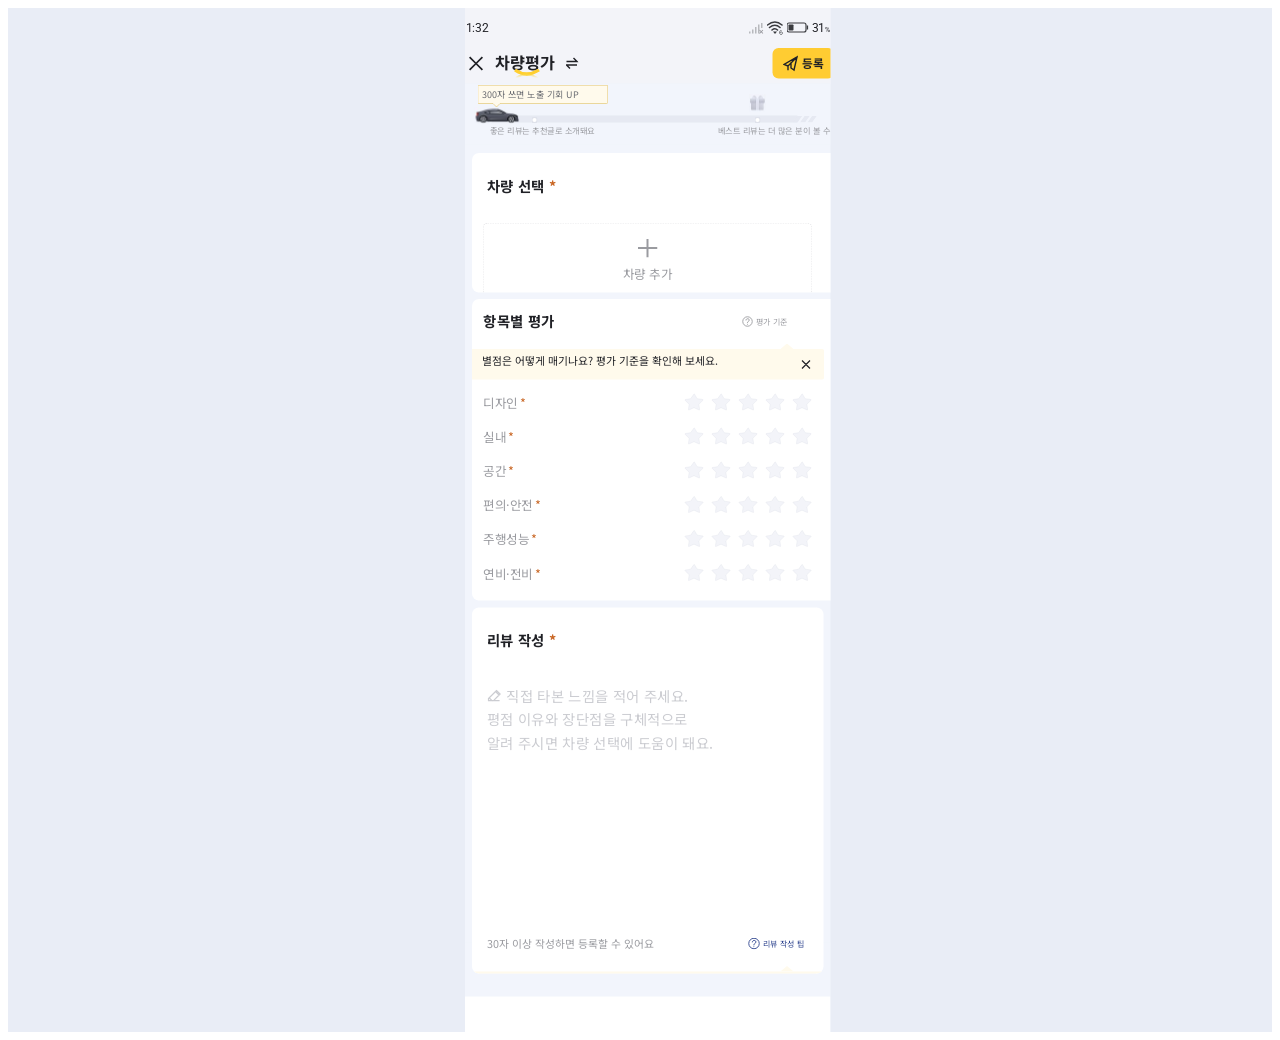
<file: ko/car-review/index.html>
<!DOCTYPE html><html  lang="ko-KR"><head><meta charset="utf-8"><meta name="viewport" content="width=device-width, initial-scale=1, viewport-fit=cover"><title>차량 리뷰 작성</title><link rel="stylesheet" href="https://fonts.googleapis.com/css2?family=Noto+Sans+KR:wght@400;700&family=Roboto:wght@400&display=swap"><style>.dongchedi-page[data-v-8c7f0808]{--dcd-background:#f2f5fc;--dcd-header:#f3f4f9;--dcd-surface:#fff;--dcd-primary:#202126;--dcd-secondary:#9a9ba0;--dcd-required:#c96624;--dcd-yellow:#ffcc32;--dcd-tooltip:#fffaec;--dcd-track:#e6e9f2;--dcd-border:#cdcdd2;--dcd-placeholder:#cbccd1;--dcd-link:#2d438e;background:var(--dcd-background);color:var(--dcd-primary);display:flex;justify-content:flex-start;min-height:100vh;overflow-x:hidden}.dongchedi-shell[data-v-8c7f0808]{flex:0 0 auto;overflow:hidden;position:relative}.dongchedi-canvas[data-v-8c7f0808]{align-items:center;background:var(--dcd-background);color:var(--dcd-primary);display:flex;flex-direction:column;font-family:Noto Sans KR,sans-serif;font-weight:400;height:2048px;left:0;overflow:hidden;position:absolute;top:0;transform-origin:top left;width:731px}.dongchedi-canvas a[data-v-8c7f0808],.dongchedi-canvas button[data-v-8c7f0808],.dongchedi-canvas textarea[data-v-8c7f0808]{font:inherit}.dongchedi-canvas button[data-v-8c7f0808]{background:transparent;border:0;color:inherit;cursor:pointer;padding:0}.dongchedi-canvas img[data-v-8c7f0808]{display:block;max-width:none}.status-bar[data-v-8c7f0808]{align-items:center;background:var(--dcd-header);display:flex;flex:0 0 auto;font-family:Roboto,sans-serif;height:60px;padding:10px 37px 0 39px;width:731px}.status-bar__time[data-v-8c7f0808]{font-size:24px;font-weight:400;line-height:34px;white-space:nowrap}.status-bar__connection[data-v-8c7f0808]{align-items:center;display:flex;gap:6px;height:36px;margin-left:auto;width:165px}.status-bar__battery[data-v-8c7f0808]{font-size:24px;height:34px;line-height:34px;width:39px}.status-bar__battery small[data-v-8c7f0808]{font-size:13.2px}.top-nav[data-v-8c7f0808]{background:var(--dcd-header);flex:0 0 auto;height:81px;padding:0 14px 0 28px;width:731px}.top-nav[data-v-8c7f0808],.top-nav__identity[data-v-8c7f0808]{align-items:center;display:flex}.top-nav__identity[data-v-8c7f0808]{height:61px;width:220px}.top-nav__close[data-v-8c7f0808]{height:30px;width:30px}.top-nav__spacer[data-v-8c7f0808]{flex:0 0 auto;height:1px}.top-nav__spacer--first[data-v-8c7f0808]{width:22px}.top-nav__spacer--second[data-v-8c7f0808]{width:10px}.brand-mark[data-v-8c7f0808]{flex:0 0 auto;height:61px;position:relative;width:132px}.brand-mark strong[data-v-8c7f0808]{font-size:32.4px;font-weight:700;left:1.5px;line-height:46px;position:absolute;top:5px;white-space:nowrap}.brand-mark img[data-v-8c7f0808]{left:39px;position:absolute;top:42px}.top-nav__switch[data-v-8c7f0808]{height:25px;width:26px}.publish-button[data-v-8c7f0808]{align-items:center;background:var(--dcd-yellow)!important;border-radius:12px;display:flex;gap:6px;height:61px;justify-content:center;margin-left:auto;width:123px}.publish-button span[data-v-8c7f0808]{font-size:23.4px;font-weight:700;line-height:35px;white-space:nowrap}.progress-panel[data-v-8c7f0808]{background:var(--dcd-background);flex:0 0 auto;height:119px;padding-top:3px;position:relative;width:731px}.progress-panel__callout[data-v-8c7f0808]{height:46px;position:relative;width:731px}.progress-panel__callout img[data-v-8c7f0808]{left:25px;position:absolute;top:0}.progress-panel__callout span[data-v-8c7f0808]{color:#686a70;font-size:18px;left:33px;line-height:28px;position:absolute;top:4px;white-space:nowrap}.progress-panel__track-row[data-v-8c7f0808]{height:31px;position:relative;width:731px}.progress-panel__track[data-v-8c7f0808]{background:var(--dcd-track);height:14px;left:43px;position:absolute;top:15px;width:622px}.progress-panel__stripes[data-v-8c7f0808]{left:655px;position:absolute;top:15px}.progress-panel__step[data-v-8c7f0808]{position:absolute;top:18px}.progress-panel__step--one[data-v-8c7f0808]{left:133px}.progress-panel__step--two[data-v-8c7f0808]{left:579px}.progress-panel__car[data-v-8c7f0808]{left:19px;top:-1px}.progress-panel__car[data-v-8c7f0808],.progress-panel__gift[data-v-8c7f0808]{-o-object-fit:cover;object-fit:cover;position:absolute}.progress-panel__gift[data-v-8c7f0808]{left:568px;top:-27px}.progress-panel__labels[data-v-8c7f0808]{align-items:flex-start;display:flex;height:29px;padding:0 11px 0 49px;width:731px}.progress-panel__labels span[data-v-8c7f0808]{color:var(--dcd-secondary);font-size:16.5px;line-height:28px;white-space:nowrap}.progress-panel__labels span[data-v-8c7f0808]:last-child{margin-left:auto}.cards-spacer[data-v-8c7f0808]{flex:0 0 auto;height:17px;width:731px}.score-form[data-v-8c7f0808]{display:flex;flex:0 0 auto;flex-direction:column;height:1579px;width:703px}.score-card[data-v-8c7f0808]{background:var(--dcd-surface);border-radius:14px;flex:0 0 auto;overflow:hidden;position:relative;width:703px}.rating-card__heading h2[data-v-8c7f0808],.score-card__title[data-v-8c7f0808]{font-size:28.8px;font-style:normal;font-weight:700;line-height:43px;transform:translateY(-2px);white-space:nowrap}.rating-row__label em[data-v-8c7f0808],.score-card__title em[data-v-8c7f0808]{color:var(--dcd-required);font-style:normal}.vehicle-card[data-v-8c7f0808]{height:258px;padding:21px 23px 0 22px}.score-card__title--vehicle[data-v-8c7f0808]{height:43px;padding-left:7.2px;width:658px}.vehicle-card__spacer[data-v-8c7f0808]{height:28px;width:1px}.vehicle-selector[data-v-8c7f0808]{align-items:center;border:1.5px dashed var(--dcd-border)!important;border-radius:9px;display:flex;flex-direction:column;height:143px;padding-top:30px!important;width:658px}.vehicle-selector span[data-v-8c7f0808]{color:var(--dcd-secondary);font-size:25.2px;line-height:38px;margin-top:12px;white-space:nowrap}.card-gap[data-v-8c7f0808]{flex:0 0 auto;width:703px}.card-gap--vehicle[data-v-8c7f0808]{height:13px}.card-gap--rating[data-v-8c7f0808]{height:14px}.rating-card[data-v-8c7f0808]{height:583px;padding:20px 23px 0 22px}.rating-card__heading[data-v-8c7f0808]{align-items:center;display:flex;height:43px;padding-top:3px;width:658px}.help-link[data-v-8c7f0808]{align-items:center;color:inherit;display:flex;text-decoration:none}.help-link--rating[data-v-8c7f0808]{color:var(--dcd-secondary);font-size:21.6px;gap:5px;height:32px;line-height:32px;margin-left:auto;white-space:nowrap;width:140px}.rating-card__heading-gap[data-v-8c7f0808]{height:23px;width:1px}.tooltip[data-v-8c7f0808]{align-items:center;display:flex;flex-direction:column;height:72px;padding-top:11px;position:relative;width:658px}.tooltip__tail[data-v-8c7f0808]{left:595px;position:absolute;top:0}.tooltip__body[data-v-8c7f0808]{align-items:center;background:var(--dcd-tooltip);border-radius:3.6px;display:flex;height:61px;padding:0 26px 0 21.6px;width:658px}.tooltip__body>span[data-v-8c7f0808]{display:block;font-size:21.6px;height:61px;line-height:32px;padding-top:12.5px;white-space:nowrap}.tooltip__body button[data-v-8c7f0808]{height:20px;margin-left:auto;width:20px}.tooltip-placeholder[data-v-8c7f0808]{flex:0 0 auto;height:72px;width:658px}.rating-card__rows[data-v-8c7f0808]{display:flex;flex-direction:column;height:411.2px;padding-top:2px;width:658px}.rating-row[data-v-8c7f0808]{flex:0 0 auto;height:68.2px;padding-right:6px;width:658px}.rating-row[data-v-8c7f0808],.rating-row__label[data-v-8c7f0808]{align-items:center;display:flex}.rating-row__label[data-v-8c7f0808]{color:var(--dcd-secondary);font-size:25.2px;gap:2.4px;height:38px;line-height:38px;padding-bottom:3px;white-space:nowrap}.rating-row__label em[data-v-8c7f0808]{margin-left:2.4px}.rating-row__stars[data-v-8c7f0808]{align-items:flex-start;display:flex;gap:14px;height:40px;margin-left:auto;width:256px}.rating-row__stars button[data-v-8c7f0808]{flex:0 0 auto;height:40px;width:40px}.rating-row__stars img.is-selected[data-v-8c7f0808]{filter:brightness(0) saturate(100%) invert(79%) sepia(98%) saturate(708%) hue-rotate(342deg) brightness(102%) contrast(101%)}.review-card[data-v-8c7f0808]{height:711px;padding-top:21px}.score-card__title--review[data-v-8c7f0808]{height:43px;padding-left:29.2px;width:703px}.review-card__editor[data-v-8c7f0808]{height:495px;padding-top:44px;position:relative;width:703px}.review-card__editor textarea[data-v-8c7f0808]{background:transparent;border:0;color:var(--dcd-primary);height:451px;outline:0;overflow:hidden;padding:0;resize:none;z-index:1}.review-card__editor textarea[data-v-8c7f0808],.review-placeholder[data-v-8c7f0808]{font-size:28.8px;left:29.2px;line-height:43px;position:absolute;top:44px;width:650px}.review-placeholder[data-v-8c7f0808]{color:var(--dcd-placeholder);display:flex;flex-direction:column;gap:4px;height:139px;pointer-events:none;transform:translateY(-2px);z-index:2}.review-placeholder>span[data-v-8c7f0808]{white-space:nowrap}.review-placeholder__line[data-v-8c7f0808]{display:flex;height:43px;white-space:nowrap;width:650px}.review-placeholder__line--with-icon[data-v-8c7f0808]{gap:10.8px}.review-placeholder__pencil[data-v-8c7f0808]{flex:0 0 auto;height:43px;position:relative;width:28.8px}.review-placeholder__pencil img[data-v-8c7f0808]{left:0;position:absolute;top:9px}.review-card__meta[data-v-8c7f0808]{align-items:center;display:flex;height:43px;padding:0 23px 0 29.2px;width:703px}.review-card__meta>p[data-v-8c7f0808]{color:var(--dcd-secondary);font-size:21.6px;line-height:32px;white-space:nowrap}.review-card__meta>p span[data-v-8c7f0808]{color:#c39728}.review-card__validation[data-v-8c7f0808]{color:var(--dcd-required)!important}.help-link--review[data-v-8c7f0808]{color:var(--dcd-link);font-size:25.2px;gap:5.4px;height:38px;line-height:38px;margin-left:auto;white-space:nowrap;width:180px}.review-card__tip-area[data-v-8c7f0808]{height:94px;padding:23px 0 0 22px;width:703px}.tooltip--review[data-v-8c7f0808]{height:71px}.tooltip--review .tooltip__body>span[data-v-8c7f0808]{padding-top:11px}.bottom-background[data-v-8c7f0808]{background:var(--dcd-background);flex:0 0 auto;height:108px;width:731px}.bottom-system-area[data-v-8c7f0808]{background:var(--dcd-surface);flex:0 0 auto;height:84px;width:731px}@media(min-width:366px){.dongchedi-page[data-v-8c7f0808]{background:#e9edf6}}</style><link rel="preload" as="fetch" crossorigin="anonymous" href="/ko/car-review/_payload.json?d6919621-bc5e-4e92-ae4f-3e9ddf9fd928"><link rel="modulepreload" as="script" crossorigin href="/_nuxt/BO6PGG7p.js"><link rel="modulepreload" as="script" crossorigin href="/_nuxt/DjddXexk.js"><link rel="modulepreload" as="script" crossorigin href="/_nuxt/CfqenVaJ.js"><script type="module" src="/_nuxt/BO6PGG7p.js" crossorigin></script></head><body><div id="__nuxt"><!--[--><div></div><main class="dongchedi-page" data-v-8c7f0808><div class="dongchedi-shell" style="width:365.5px;height:1024px;margin-left:0px;" data-v-8c7f0808><div class="dongchedi-canvas" style="transform:scale(0.5);" data-v-8c7f0808><header class="status-bar" aria-label="Device status" data-v-8c7f0808><span class="status-bar__time" data-v-8c7f0808>1:32</span><div class="status-bar__connection" aria-hidden="true" data-v-8c7f0808><img src="/images/dongchedi-score/status-cellular.svg" alt="" width="30" height="30" data-v-8c7f0808><img src="/images/dongchedi-score/status-wifi6.svg" alt="" width="34" height="30" data-v-8c7f0808><img src="/images/dongchedi-score/status-battery.svg" alt="" width="44" height="26" data-v-8c7f0808><span class="status-bar__battery" data-v-8c7f0808>31<small data-v-8c7f0808>%</small></span></div></header><nav class="top-nav" aria-label="Page navigation" data-v-8c7f0808><div class="top-nav__identity" data-v-8c7f0808><button class="icon-button top-nav__close" type="button" aria-label="닫기" data-v-8c7f0808><img src="/images/dongchedi-score/nav-close.svg" alt="" width="30" height="30" data-v-8c7f0808></button><div class="top-nav__spacer top-nav__spacer--first" data-v-8c7f0808></div><div class="brand-mark" aria-label="차량평가" data-v-8c7f0808><strong data-v-8c7f0808>차량평가</strong><img src="/images/dongchedi-score/brand-curve.svg" alt="" width="53" height="22" data-v-8c7f0808></div><div class="top-nav__spacer top-nav__spacer--second" data-v-8c7f0808></div><button class="icon-button top-nav__switch" type="button" aria-label="평가 유형 변경" data-v-8c7f0808><img src="/images/dongchedi-score/brand-switch-arrow.svg" alt="" width="26" height="25" data-v-8c7f0808></button></div><button class="publish-button" type="button" data-v-8c7f0808><img src="/images/dongchedi-score/publish-plane.svg" alt="" width="33" height="34" data-v-8c7f0808><span data-v-8c7f0808>등록</span></button></nav><section class="progress-panel" aria-label="작성 진행 안내" data-v-8c7f0808><div class="progress-panel__callout" data-v-8c7f0808><img src="/images/dongchedi-score/progress-callout.svg" alt="" width="261" height="45" data-v-8c7f0808><span data-v-8c7f0808>300자 쓰면 노출 기회 UP</span></div><div class="progress-panel__track-row" aria-hidden="true" data-v-8c7f0808><div class="progress-panel__track" data-v-8c7f0808></div><img class="progress-panel__stripes" src="/images/dongchedi-score/progress-stripes.svg" alt="" width="49" height="14" data-v-8c7f0808><img class="progress-panel__step progress-panel__step--one" src="/images/dongchedi-score/progress-step.svg" alt="" width="12" height="12" data-v-8c7f0808><img class="progress-panel__step progress-panel__step--two" src="/images/dongchedi-score/progress-step.svg" alt="" width="12" height="12" data-v-8c7f0808><img class="progress-panel__car" src="/images/dongchedi-score/progress-car.png" alt="" width="91" height="32" data-v-8c7f0808><img class="progress-panel__gift" src="/images/dongchedi-score/progress-gift.png" alt="" width="34" height="34" data-v-8c7f0808></div><div class="progress-panel__labels" data-v-8c7f0808><span data-v-8c7f0808>좋은 리뷰는 추천글로 소개돼요</span><span data-v-8c7f0808>베스트 리뷰는 더 많은 분이 볼 수 있어요</span></div></section><div class="cards-spacer" data-v-8c7f0808></div><form class="score-form" data-v-8c7f0808><section class="score-card vehicle-card" data-v-8c7f0808><h1 class="score-card__title score-card__title--vehicle" data-v-8c7f0808>차량 선택 <em data-v-8c7f0808>*</em></h1><div class="vehicle-card__spacer" data-v-8c7f0808></div><button class="vehicle-selector" type="button" data-v-8c7f0808><img src="/images/dongchedi-score/vehicle-add.svg" alt="" width="40" height="38" data-v-8c7f0808><span data-v-8c7f0808>차량 추가</span></button></section><div class="card-gap card-gap--vehicle" data-v-8c7f0808></div><section id="rating-guide" class="score-card rating-card" data-v-8c7f0808><div class="rating-card__heading" data-v-8c7f0808><h2 data-v-8c7f0808>항목별 평가</h2><a class="help-link help-link--rating" href="#rating-guide" data-v-8c7f0808><img src="/images/dongchedi-score/rating-help.svg" alt="" width="22" height="22" data-v-8c7f0808><span data-v-8c7f0808>평가 기준</span></a></div><div class="rating-card__heading-gap" data-v-8c7f0808></div><div class="tooltip tooltip--rating" data-v-8c7f0808><img class="tooltip__tail" src="/images/dongchedi-score/tooltip-tail.svg" alt="" width="26" height="11" data-v-8c7f0808><div class="tooltip__body" data-v-8c7f0808><span data-v-8c7f0808>별점은 어떻게 매기나요? 평가 기준을 확인해 보세요.</span><button type="button" aria-label="안내 닫기" data-v-8c7f0808><img src="/images/dongchedi-score/tooltip-close.svg" alt="" width="20" height="20" data-v-8c7f0808></button></div></div><div class="rating-card__rows" data-v-8c7f0808><!--[--><div class="rating-row" data-v-8c7f0808><span class="rating-row__label" data-v-8c7f0808>디자인<em data-v-8c7f0808>*</em></span><div class="rating-row__stars" aria-label="디자인 별점" data-v-8c7f0808><!--[--><button type="button" aria-label="1점" aria-pressed="false" data-v-8c7f0808><img src="/images/dongchedi-score/rating-star-empty.svg" alt="" width="40" height="40" class="" data-v-8c7f0808></button><button type="button" aria-label="2점" aria-pressed="false" data-v-8c7f0808><img src="/images/dongchedi-score/rating-star-empty.svg" alt="" width="40" height="40" class="" data-v-8c7f0808></button><button type="button" aria-label="3점" aria-pressed="false" data-v-8c7f0808><img src="/images/dongchedi-score/rating-star-empty.svg" alt="" width="40" height="40" class="" data-v-8c7f0808></button><button type="button" aria-label="4점" aria-pressed="false" data-v-8c7f0808><img src="/images/dongchedi-score/rating-star-empty.svg" alt="" width="40" height="40" class="" data-v-8c7f0808></button><button type="button" aria-label="5점" aria-pressed="false" data-v-8c7f0808><img src="/images/dongchedi-score/rating-star-empty.svg" alt="" width="40" height="40" class="" data-v-8c7f0808></button><!--]--></div></div><div class="rating-row" data-v-8c7f0808><span class="rating-row__label" data-v-8c7f0808>실내<em data-v-8c7f0808>*</em></span><div class="rating-row__stars" aria-label="실내 별점" data-v-8c7f0808><!--[--><button type="button" aria-label="1점" aria-pressed="false" data-v-8c7f0808><img src="/images/dongchedi-score/rating-star-empty.svg" alt="" width="40" height="40" class="" data-v-8c7f0808></button><button type="button" aria-label="2점" aria-pressed="false" data-v-8c7f0808><img src="/images/dongchedi-score/rating-star-empty.svg" alt="" width="40" height="40" class="" data-v-8c7f0808></button><button type="button" aria-label="3점" aria-pressed="false" data-v-8c7f0808><img src="/images/dongchedi-score/rating-star-empty.svg" alt="" width="40" height="40" class="" data-v-8c7f0808></button><button type="button" aria-label="4점" aria-pressed="false" data-v-8c7f0808><img src="/images/dongchedi-score/rating-star-empty.svg" alt="" width="40" height="40" class="" data-v-8c7f0808></button><button type="button" aria-label="5점" aria-pressed="false" data-v-8c7f0808><img src="/images/dongchedi-score/rating-star-empty.svg" alt="" width="40" height="40" class="" data-v-8c7f0808></button><!--]--></div></div><div class="rating-row" data-v-8c7f0808><span class="rating-row__label" data-v-8c7f0808>공간<em data-v-8c7f0808>*</em></span><div class="rating-row__stars" aria-label="공간 별점" data-v-8c7f0808><!--[--><button type="button" aria-label="1점" aria-pressed="false" data-v-8c7f0808><img src="/images/dongchedi-score/rating-star-empty.svg" alt="" width="40" height="40" class="" data-v-8c7f0808></button><button type="button" aria-label="2점" aria-pressed="false" data-v-8c7f0808><img src="/images/dongchedi-score/rating-star-empty.svg" alt="" width="40" height="40" class="" data-v-8c7f0808></button><button type="button" aria-label="3점" aria-pressed="false" data-v-8c7f0808><img src="/images/dongchedi-score/rating-star-empty.svg" alt="" width="40" height="40" class="" data-v-8c7f0808></button><button type="button" aria-label="4점" aria-pressed="false" data-v-8c7f0808><img src="/images/dongchedi-score/rating-star-empty.svg" alt="" width="40" height="40" class="" data-v-8c7f0808></button><button type="button" aria-label="5점" aria-pressed="false" data-v-8c7f0808><img src="/images/dongchedi-score/rating-star-empty.svg" alt="" width="40" height="40" class="" data-v-8c7f0808></button><!--]--></div></div><div class="rating-row" data-v-8c7f0808><span class="rating-row__label" data-v-8c7f0808>편의·안전<em data-v-8c7f0808>*</em></span><div class="rating-row__stars" aria-label="편의·안전 별점" data-v-8c7f0808><!--[--><button type="button" aria-label="1점" aria-pressed="false" data-v-8c7f0808><img src="/images/dongchedi-score/rating-star-empty.svg" alt="" width="40" height="40" class="" data-v-8c7f0808></button><button type="button" aria-label="2점" aria-pressed="false" data-v-8c7f0808><img src="/images/dongchedi-score/rating-star-empty.svg" alt="" width="40" height="40" class="" data-v-8c7f0808></button><button type="button" aria-label="3점" aria-pressed="false" data-v-8c7f0808><img src="/images/dongchedi-score/rating-star-empty.svg" alt="" width="40" height="40" class="" data-v-8c7f0808></button><button type="button" aria-label="4점" aria-pressed="false" data-v-8c7f0808><img src="/images/dongchedi-score/rating-star-empty.svg" alt="" width="40" height="40" class="" data-v-8c7f0808></button><button type="button" aria-label="5점" aria-pressed="false" data-v-8c7f0808><img src="/images/dongchedi-score/rating-star-empty.svg" alt="" width="40" height="40" class="" data-v-8c7f0808></button><!--]--></div></div><div class="rating-row" data-v-8c7f0808><span class="rating-row__label" data-v-8c7f0808>주행성능<em data-v-8c7f0808>*</em></span><div class="rating-row__stars" aria-label="주행성능 별점" data-v-8c7f0808><!--[--><button type="button" aria-label="1점" aria-pressed="false" data-v-8c7f0808><img src="/images/dongchedi-score/rating-star-empty.svg" alt="" width="40" height="40" class="" data-v-8c7f0808></button><button type="button" aria-label="2점" aria-pressed="false" data-v-8c7f0808><img src="/images/dongchedi-score/rating-star-empty.svg" alt="" width="40" height="40" class="" data-v-8c7f0808></button><button type="button" aria-label="3점" aria-pressed="false" data-v-8c7f0808><img src="/images/dongchedi-score/rating-star-empty.svg" alt="" width="40" height="40" class="" data-v-8c7f0808></button><button type="button" aria-label="4점" aria-pressed="false" data-v-8c7f0808><img src="/images/dongchedi-score/rating-star-empty.svg" alt="" width="40" height="40" class="" data-v-8c7f0808></button><button type="button" aria-label="5점" aria-pressed="false" data-v-8c7f0808><img src="/images/dongchedi-score/rating-star-empty.svg" alt="" width="40" height="40" class="" data-v-8c7f0808></button><!--]--></div></div><div class="rating-row" data-v-8c7f0808><span class="rating-row__label" data-v-8c7f0808>연비·전비<em data-v-8c7f0808>*</em></span><div class="rating-row__stars" aria-label="연비·전비 별점" data-v-8c7f0808><!--[--><button type="button" aria-label="1점" aria-pressed="false" data-v-8c7f0808><img src="/images/dongchedi-score/rating-star-empty.svg" alt="" width="40" height="40" class="" data-v-8c7f0808></button><button type="button" aria-label="2점" aria-pressed="false" data-v-8c7f0808><img src="/images/dongchedi-score/rating-star-empty.svg" alt="" width="40" height="40" class="" data-v-8c7f0808></button><button type="button" aria-label="3점" aria-pressed="false" data-v-8c7f0808><img src="/images/dongchedi-score/rating-star-empty.svg" alt="" width="40" height="40" class="" data-v-8c7f0808></button><button type="button" aria-label="4점" aria-pressed="false" data-v-8c7f0808><img src="/images/dongchedi-score/rating-star-empty.svg" alt="" width="40" height="40" class="" data-v-8c7f0808></button><button type="button" aria-label="5점" aria-pressed="false" data-v-8c7f0808><img src="/images/dongchedi-score/rating-star-empty.svg" alt="" width="40" height="40" class="" data-v-8c7f0808></button><!--]--></div></div><!--]--></div></section><div class="card-gap card-gap--rating" data-v-8c7f0808></div><section id="featured-guide" class="score-card review-card" data-v-8c7f0808><h2 class="score-card__title score-card__title--review" data-v-8c7f0808>리뷰 작성 <em data-v-8c7f0808>*</em></h2><div class="review-card__editor" data-v-8c7f0808><textarea maxlength="3000" aria-label="리뷰 작성" data-v-8c7f0808></textarea><div class="review-placeholder" aria-hidden="true" data-v-8c7f0808><div class="review-placeholder__line review-placeholder__line--with-icon" data-v-8c7f0808><span class="review-placeholder__pencil" data-v-8c7f0808><img src="/images/dongchedi-score/review-pencil.svg" alt="" width="28.8" height="28.8" data-v-8c7f0808></span><span data-v-8c7f0808>직접 타본 느낌을 적어 주세요.</span></div><span data-v-8c7f0808>평점 이유와 장단점을 구체적으로</span><span data-v-8c7f0808>알려 주시면 차량 선택에 도움이 돼요.</span></div></div><div class="review-card__meta" data-v-8c7f0808><p data-v-8c7f0808>30자 이상 작성하면 등록할 수 있어요</p><a class="help-link help-link--review" href="#featured-guide" data-v-8c7f0808><img src="/images/dongchedi-score/review-help.svg" alt="" width="24" height="24" data-v-8c7f0808><span data-v-8c7f0808>리뷰 작성 팁</span></a></div><div class="review-card__tip-area" data-v-8c7f0808><div class="tooltip tooltip--review" data-v-8c7f0808><img class="tooltip__tail" src="/images/dongchedi-score/tooltip-tail.svg" alt="" width="26" height="11" data-v-8c7f0808><div class="tooltip__body" data-v-8c7f0808><span data-v-8c7f0808>리뷰 작성 팁을 보고 베스트 리뷰에 도전해 보세요!</span><button type="button" aria-label="안내 닫기" data-v-8c7f0808><img src="/images/dongchedi-score/tooltip-close.svg" alt="" width="20" height="20" data-v-8c7f0808></button></div></div></div></section></form><div class="bottom-background" data-v-8c7f0808></div><div class="bottom-system-area" data-v-8c7f0808></div></div></div></main><!--]--></div><div id="teleports"></div><script>window.__NUXT__={};window.__NUXT__.config={public:{},app:{baseURL:"/",buildId:"d6919621-bc5e-4e92-ae4f-3e9ddf9fd928",buildAssetsDir:"/_nuxt/",cdnURL:""}}</script><script type="application/json" data-nuxt-data="nuxt-app" data-ssr="true" id="__NUXT_DATA__" data-src="/ko/car-review/_payload.json?d6919621-bc5e-4e92-ae4f-3e9ddf9fd928">[{"state":1,"once":3,"_errors":4,"serverRendered":6,"path":7,"prerenderedAt":8},["Reactive",2],{},["Set"],["ShallowReactive",5],{},true,"\u002Fko\u002Fcar-review",1792304035206]</script></body></html>
</file>
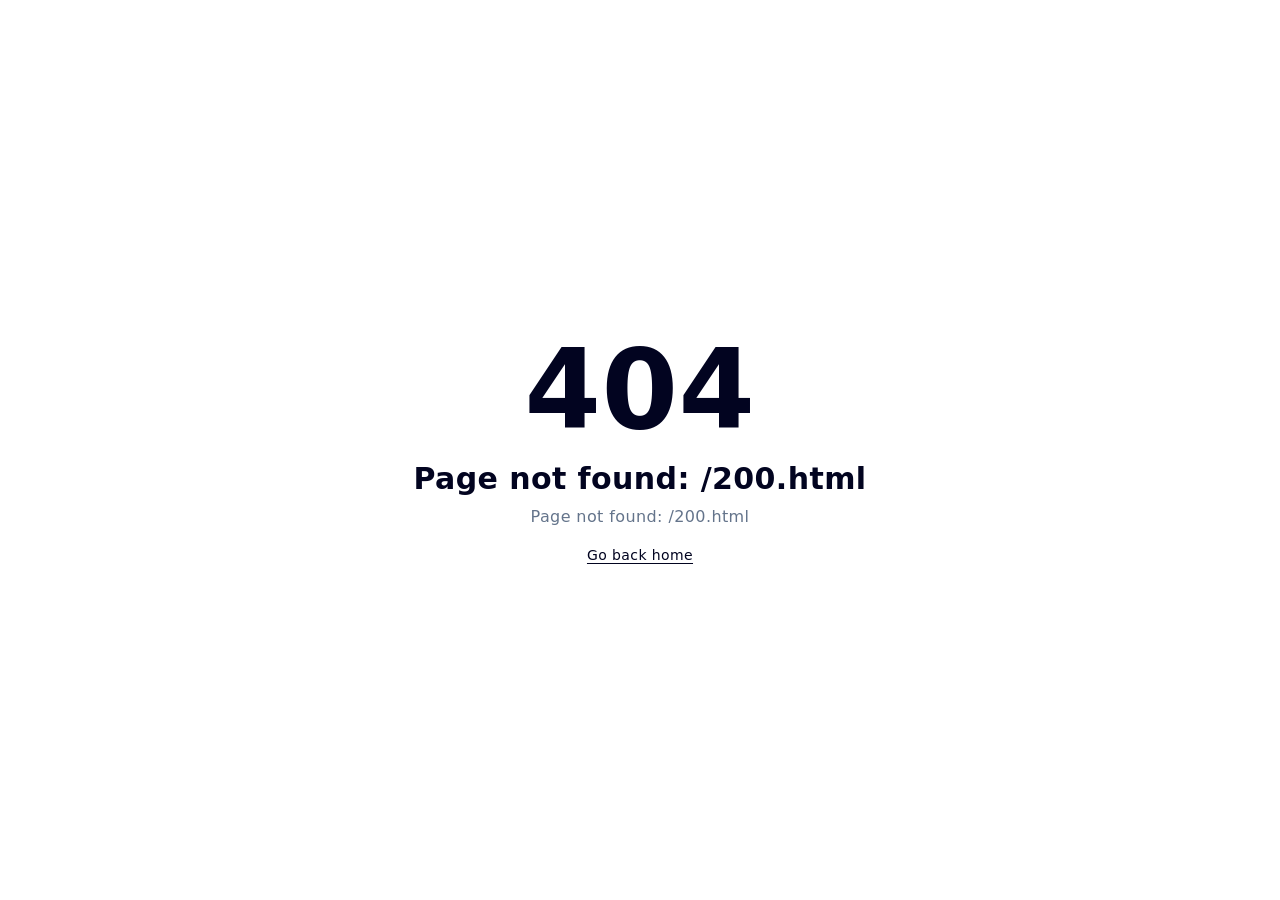
<file: 200.html>
<!DOCTYPE html><html  lang="zh-CN"><head><meta charset="utf-8"><meta name="viewport" content="width=device-width, initial-scale=1, viewport-fit=cover"><link rel="modulepreload" as="script" crossorigin href="/_nuxt/BO6PGG7p.js"><script type="module" src="/_nuxt/BO6PGG7p.js" crossorigin></script></head><body><div id="__nuxt"></div><div id="teleports"></div><script>window.__NUXT__={};window.__NUXT__.config={public:{},app:{baseURL:"/",buildId:"d6919621-bc5e-4e92-ae4f-3e9ddf9fd928",buildAssetsDir:"/_nuxt/",cdnURL:""}}</script><script type="application/json" data-nuxt-data="nuxt-app" data-ssr="false" id="__NUXT_DATA__">[{"prerenderedAt":1,"serverRendered":2},1792304035206,false]</script></body></html>
</file>
